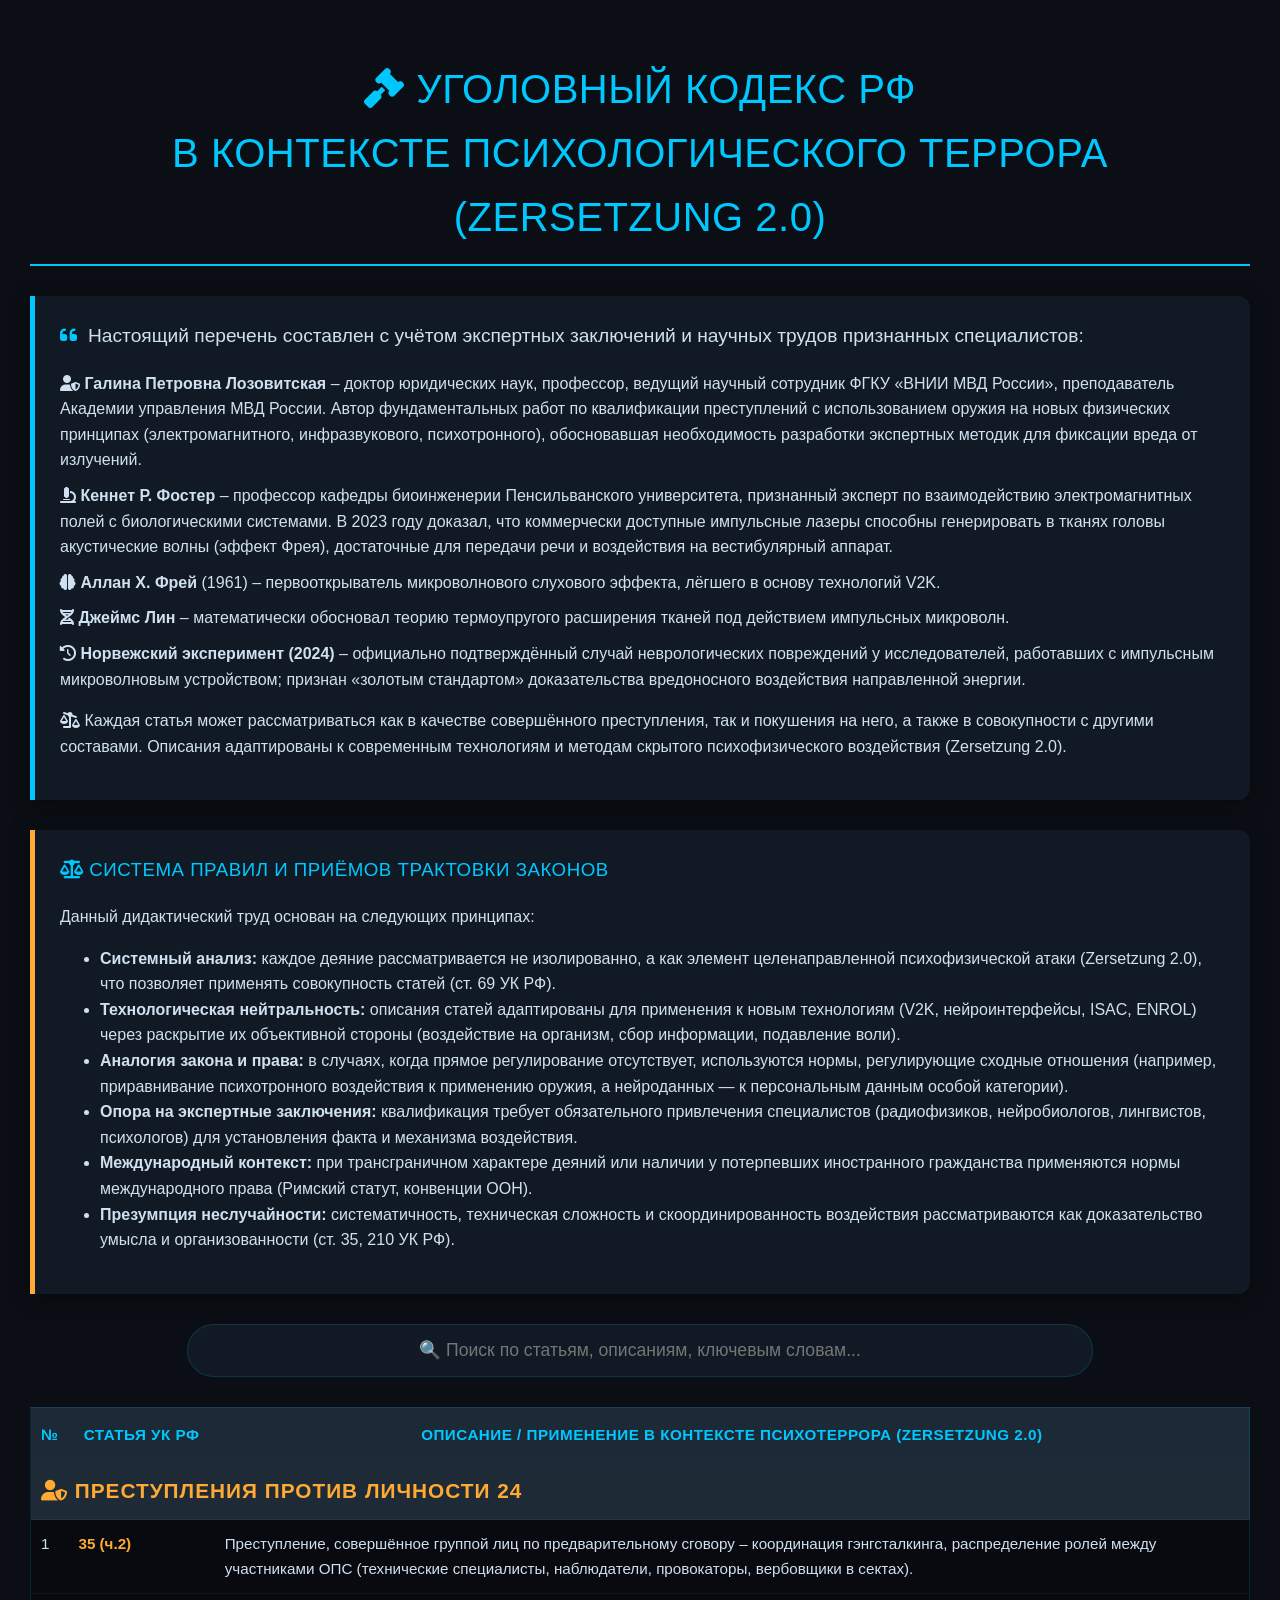
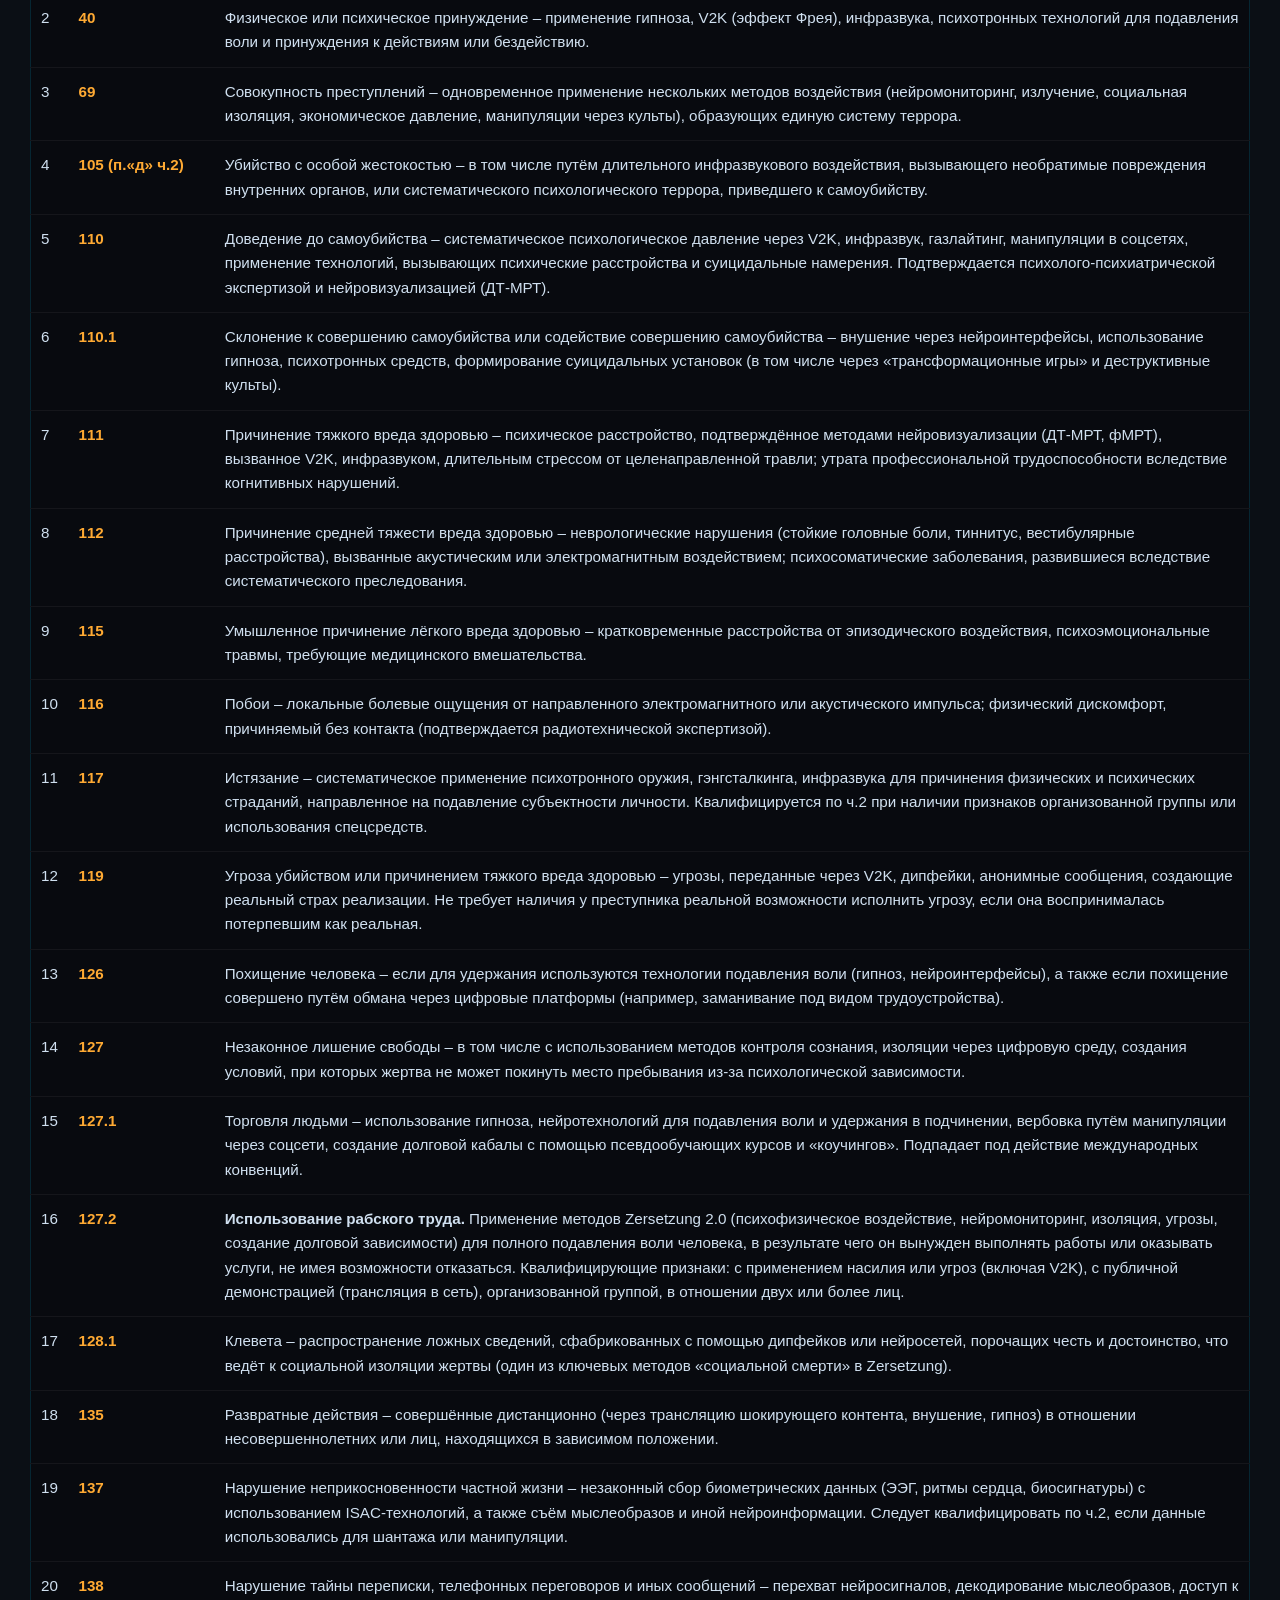
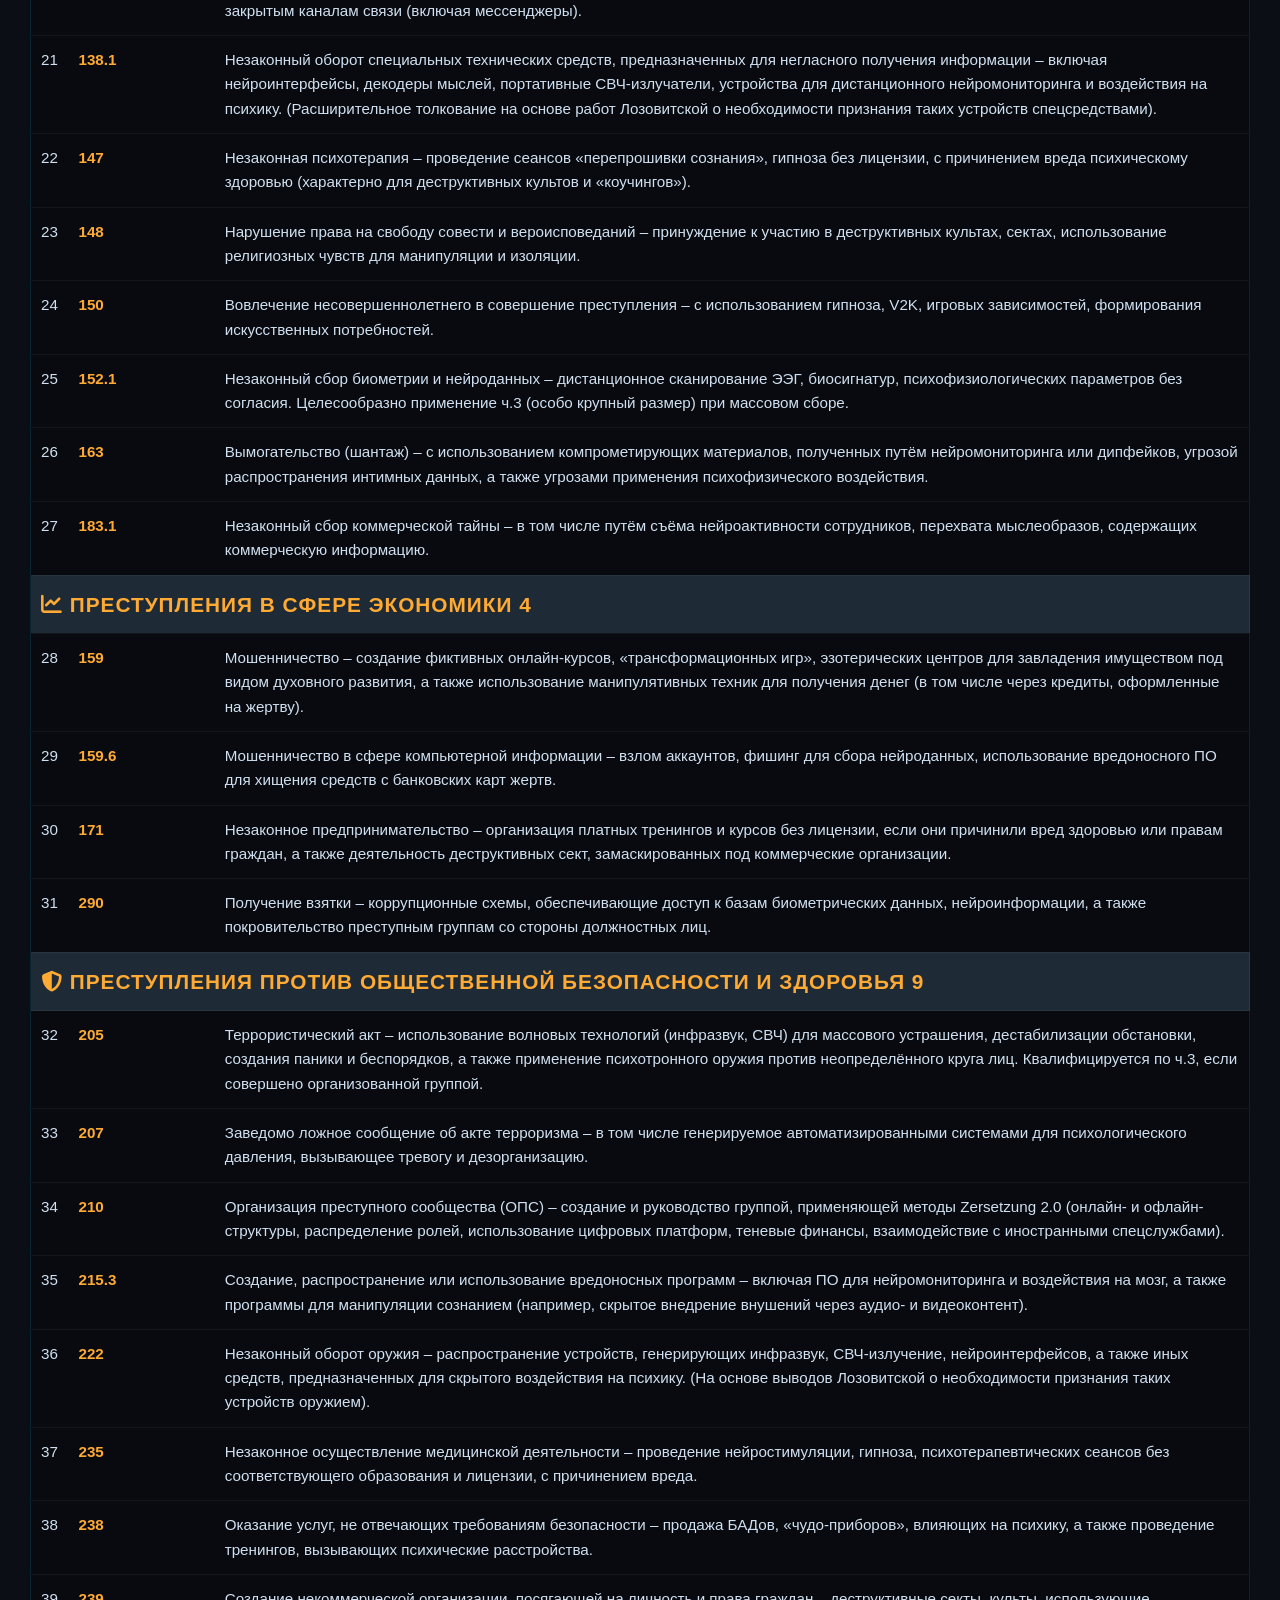
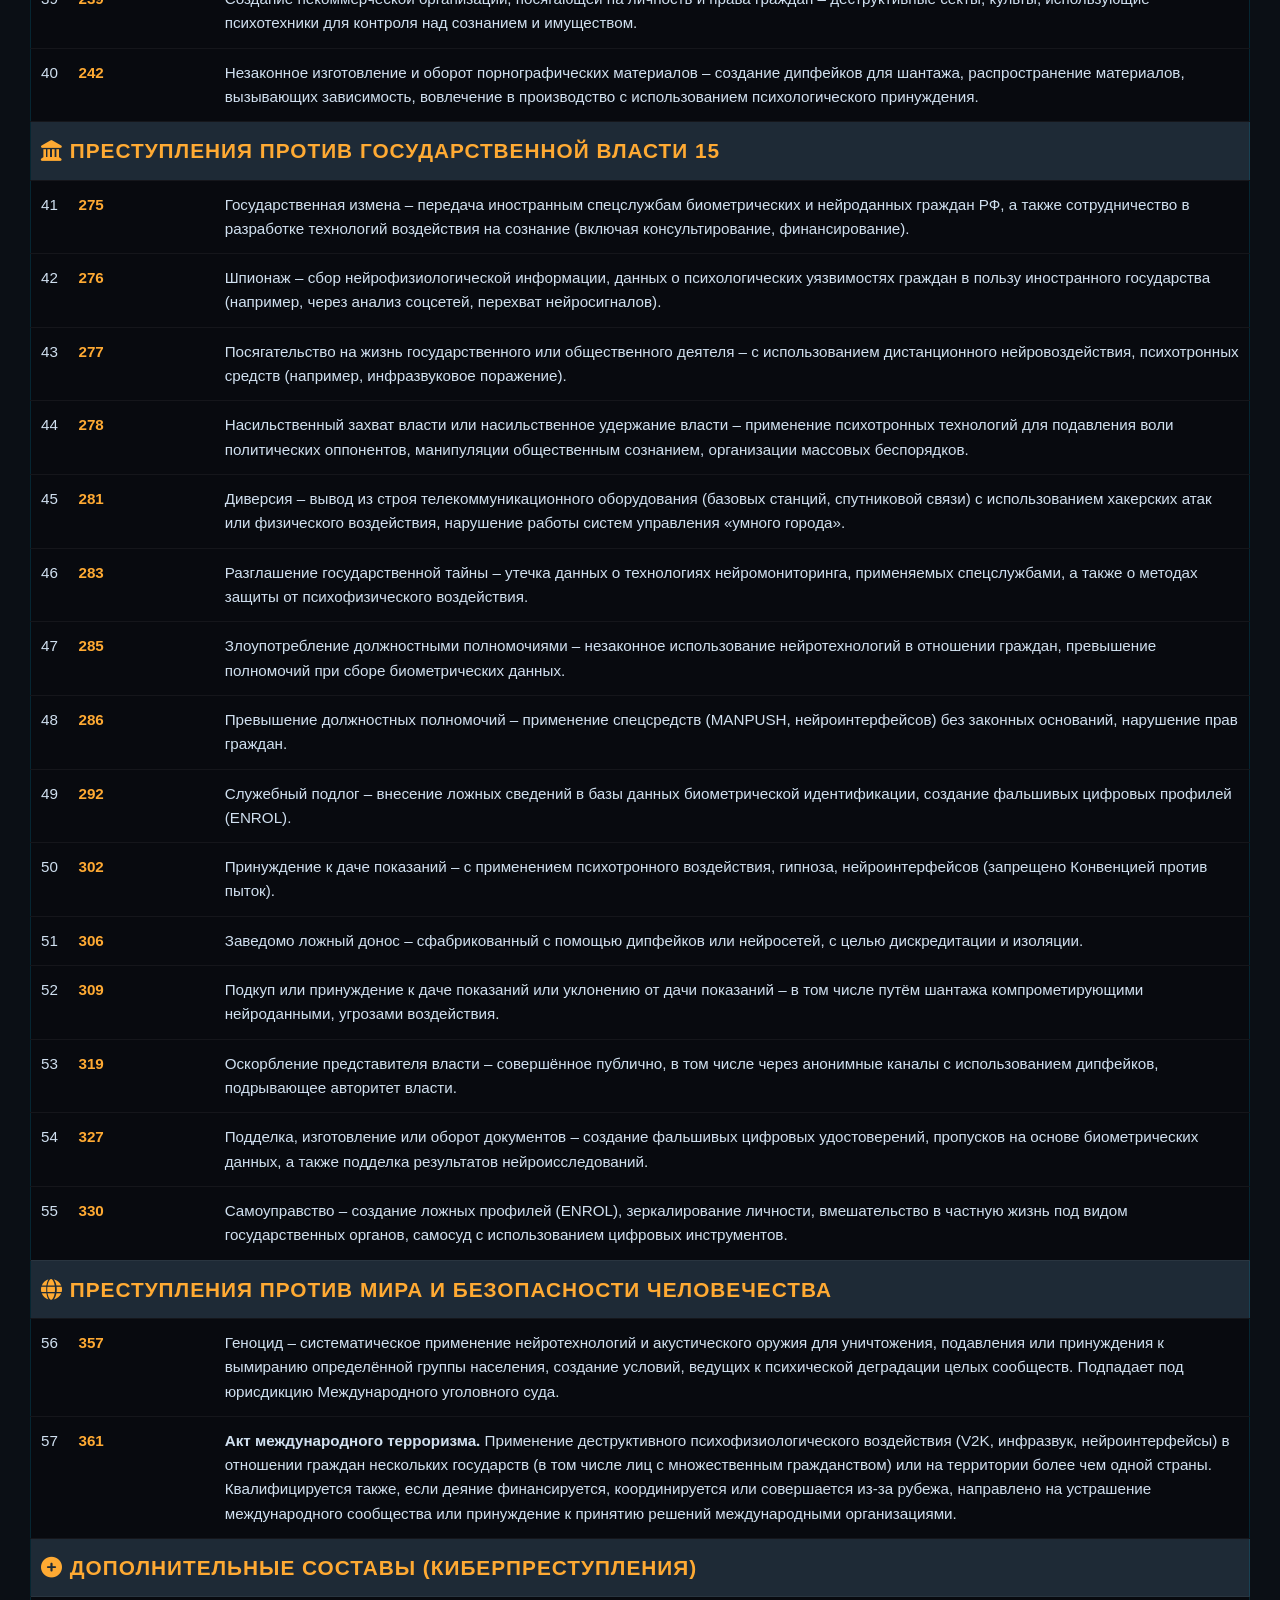
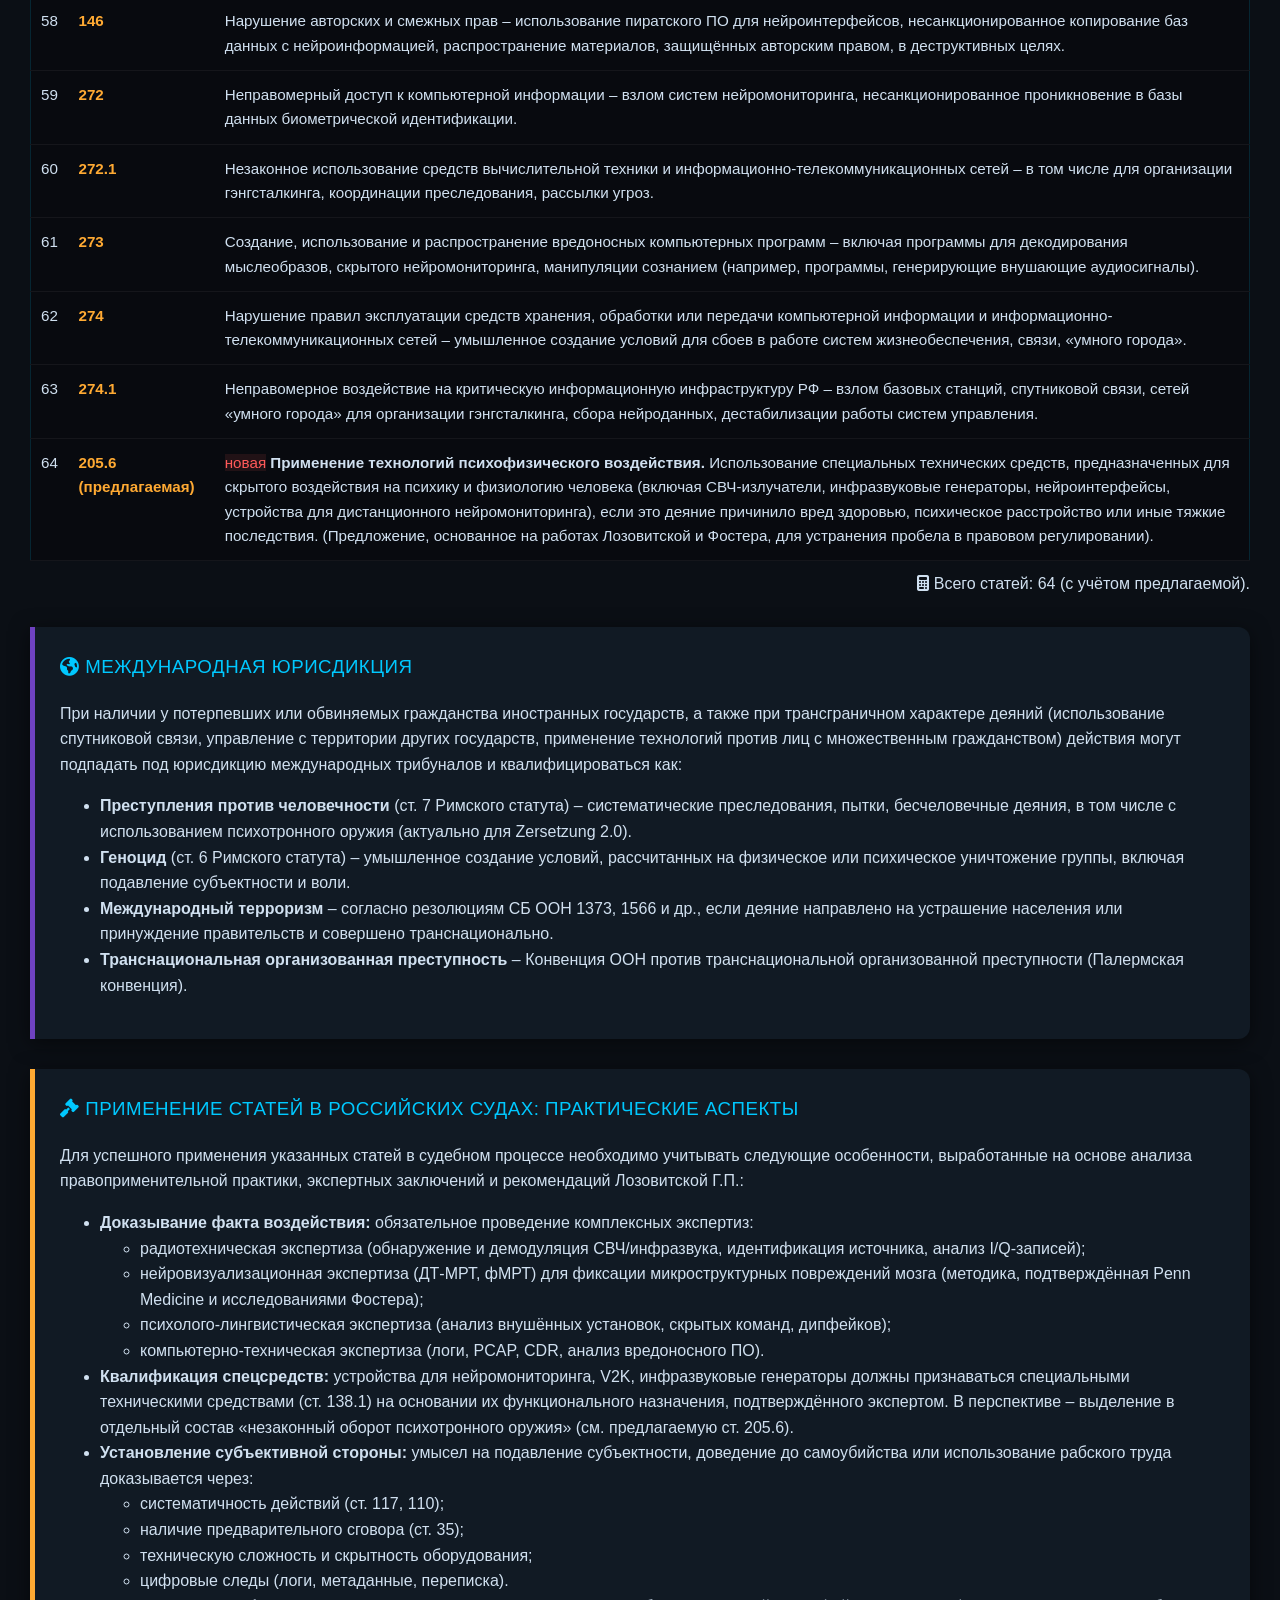
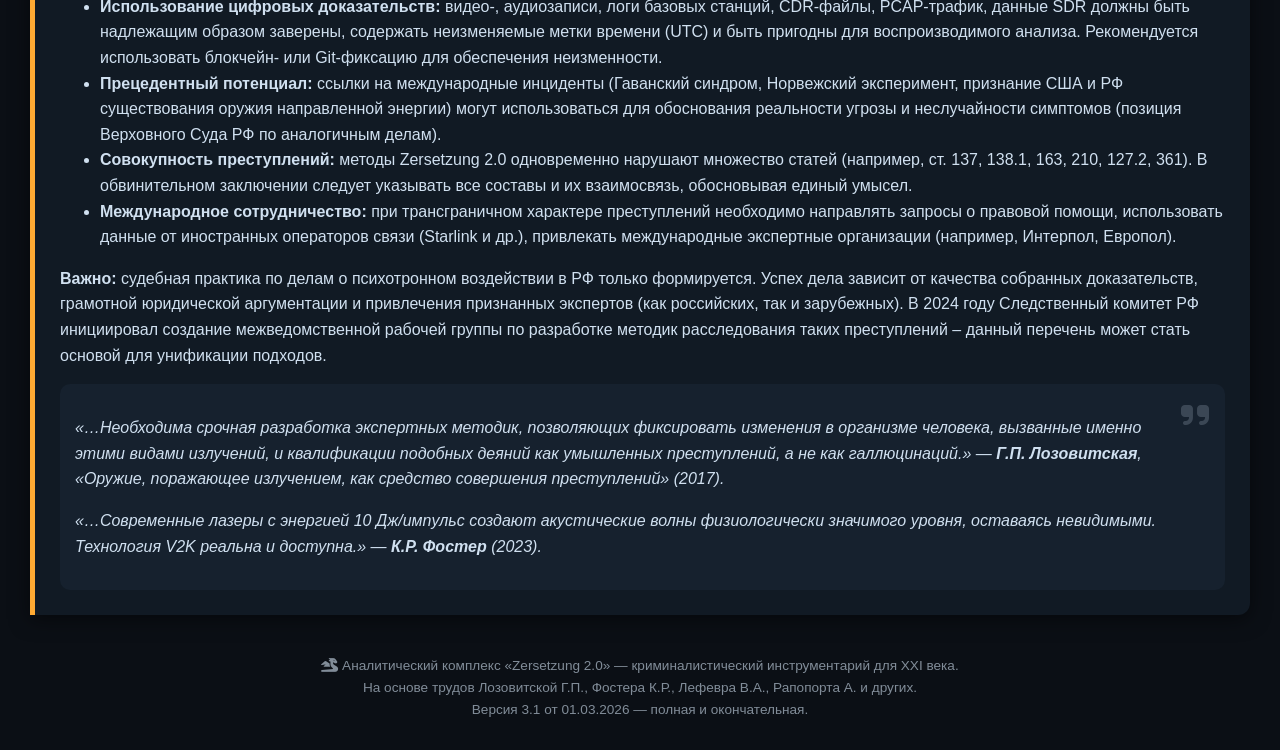
<file: articles.html>
<!DOCTYPE html>
<html lang="ru">
<head>
    <meta charset="UTF-8">
    <meta name="viewport" content="width=device-width, initial-scale=1.0">
    <title>УК РФ — психотеррор (Zersetzung 2.0) — полная версия</title>
    <!-- Подключение Font Awesome -->
    <link rel="stylesheet" href="https://cdnjs.cloudflare.com/ajax/libs/font-awesome/6.4.0/css/all.min.css">
    <!-- Основной стиль restyle.css (содержит переменные, базовые классы, термины и акронимы) -->
    <link rel="stylesheet" href="https://cryptq.github.io/css/restyle.css">
    <!-- Дополнительные стили для таблицы и блоков (не конфликтуют с restyle) -->
    <style>
        /* Дополнения к restyle.css */
        :root {
            --bg: #0b0f15;
            --accent: #00c8ff;
            --accent-dim: rgba(0, 200, 255, 0.15);
            --text: #d0e0f0;
            --panel-bg: #111a24;
            --highlight: #ffaa33;
            --critical: #ff5a5a;
            --section-header-bg: #1e2a36;
        }
        body {
            background-color: var(--bg);
            color: var(--text);
            font-family: 'Segoe UI', Roboto, 'Helvetica Neue', sans-serif;
            line-height: 1.6;
            margin: 0;
            padding: 30px;
        }
        .container {
            max-width: 1400px;
            margin: 0 auto;
        }
        h1, h2, h3 {
            color: var(--accent);
            font-weight: 400;
            letter-spacing: 0.5px;
        }
        h1 {
            text-align: center;
            border-bottom: 2px solid var(--accent);
            padding-bottom: 15px;
            margin-bottom: 30px;
            font-size: 2.5em;
            text-transform: uppercase;
        }
        .badge {
            display: inline-block;
            background: rgba(0,200,255,0.1);
            border: 1px solid var(--accent);
            color: var(--accent);
            padding: 3px 10px;
            border-radius: 20px;
            font-size: 0.8rem;
            font-weight: bold;
            margin: 2px;
        }
        .critical-badge {
            border-color: var(--critical);
            color: var(--critical);
            background: rgba(255,90,90,0.1);
        }
        .intro-block, .rule-block, .international, .court-block {
            background: var(--panel-bg);
            border-left: 5px solid var(--accent);
            padding: 25px;
            margin: 30px 0;
            border-radius: 0 12px 12px 0;
            box-shadow: 0 4px 20px rgba(0,0,0,0.5);
        }
        .rule-block, .court-block {
            border-left-color: var(--highlight);
        }
        .international {
            border-left-color: #6f42c1;
        }
        .section-header {
            background: var(--section-header-bg);
            color: var(--highlight);
            font-size: 1.3rem;
            padding: 10px 20px;
            margin-top: 30px;
            border-radius: 30px 8px 8px 30px;
            font-weight: 600;
            letter-spacing: 1px;
        }
        table {
            width: 100%;
            border-collapse: collapse;
            background: rgba(0,0,0,0.3);
            border: 1px solid var(--accent-dim);
            font-size: 0.95rem;
        }
        th {
            background: #1c2a38;
            color: var(--accent);
            font-weight: 600;
            padding: 15px 10px;
            text-transform: uppercase;
            letter-spacing: 0.5px;
        }
        td {
            padding: 12px 10px;
            border-bottom: 1px solid rgba(255,255,255,0.05);
            vertical-align: top;
        }
        tr:hover {
            background: rgba(255,255,255,0.02);
        }
        .col-article {
            width: 12%;
            font-weight: 700;
            color: var(--highlight);
        }
        .col-number {
            width: 5%;
            color: var(--accent);
            text-align: center;
        }
        .controls {
            margin: 30px 0;
            display: flex;
            justify-content: center;
        }
        #searchInput {
            width: 70%;
            padding: 15px 25px;
            background: var(--panel-bg);
            border: 1px solid var(--accent-dim);
            color: var(--text);
            font-size: 1.1rem;
            border-radius: 50px;
            outline: none;
            transition: all 0.3s;
            text-align: center;
        }
        #searchInput:focus {
            border-color: var(--accent);
            box-shadow: 0 0 15px var(--accent-dim);
        }
        .footer-note {
            text-align: center;
            margin-top: 40px;
            font-size: 0.85rem;
            opacity: 0.6;
        }
        .expert-note {
            background: #16212e;
            padding: 15px;
            border-radius: 10px;
            margin-top: 15px;
            font-style: italic;
        }
        .tooltip {
            border-bottom: 1px dashed var(--accent);
            cursor: help;
        }
    </style>
</head>
<body>
<div class="container">

    <h1><i class="fas fa-gavel"></i> УГОЛОВНЫЙ КОДЕКС РФ<br>В КОНТЕКСТЕ ПСИХОЛОГИЧЕСКОГО ТЕРРОРА (<span class="term">Zersetzung 2.0</span>)</h1>

    <!-- Введение с указанием экспертной базы (без лишнего текста и инлайн-стилей) -->
    <div class="intro-block">
        <p style="font-size: 1.2rem; margin-top: 0;"><i class="fas fa-quote-left" style="color: var(--accent); margin-right: 10px;"></i>Настоящий перечень составлен с учётом экспертных заключений и научных трудов признанных специалистов:</p>
        <ul style="list-style-type: none; padding-left: 0;">
            <li><i class="fas fa-user-shield"></i> <strong><span class="term">Галина Петровна Лозовитская</span></strong> – доктор юридических наук, профессор, ведущий научный сотрудник <span class="acronym">ФГКУ «ВНИИ МВД России»</span>, преподаватель Академии управления МВД России. Автор фундаментальных работ по квалификации преступлений с использованием оружия на новых физических принципах (электромагнитного, инфразвукового, психотронного), обосновавшая необходимость разработки экспертных методик для фиксации вреда от излучений.</li>
            <li style="margin-top: 10px;"><i class="fas fa-microscope"></i> <strong><span class="term">Кеннет Р. Фостер</span></strong> – профессор кафедры биоинженерии Пенсильванского университета, признанный эксперт по взаимодействию электромагнитных полей с биологическими системами. В 2023 году доказал, что коммерчески доступные импульсные лазеры способны генерировать в тканях головы акустические волны (<span class="acronym">эффект Фрея</span>), достаточные для передачи речи и воздействия на вестибулярный аппарат.</li>
            <li style="margin-top: 10px;"><i class="fas fa-brain"></i> <strong><span class="term">Аллан Х. Фрей</span></strong> (1961) – первооткрыватель микроволнового слухового эффекта, лёгшего в основу технологий <span class="acronym">V2K</span>.</li>
            <li style="margin-top: 10px;"><i class="fas fa-dna"></i> <strong><span class="term">Джеймс Лин</span></strong> – математически обосновал теорию термоупругого расширения тканей под действием импульсных микроволн.</li>
            <li style="margin-top: 10px;"><i class="fas fa-history"></i> <strong><span class="term">Норвежский эксперимент</span> (2024)</strong> – официально подтверждённый случай неврологических повреждений у исследователей, работавших с импульсным микроволновым устройством; признан «золотым стандартом» доказательства вредоносного воздействия направленной энергии.</li>
        </ul>
        <p><i class="fas fa-balance-scale-right"></i> Каждая статья может рассматриваться как в качестве совершённого преступления, так и покушения на него, а также в совокупности с другими составами. Описания адаптированы к современным технологиям и методам скрытого психофизического воздействия (<span class="term">Zersetzung 2.0</span>).</p>
    </div>

    <!-- Система правил и приёмов трактовки -->
    <div class="rule-block">
        <h3 style="margin-top: 0;"><i class="fas fa-scale-balanced"></i> СИСТЕМА ПРАВИЛ И ПРИЁМОВ ТРАКТОВКИ ЗАКОНОВ</h3>
        <p>Данный дидактический труд основан на следующих принципах:</p>
        <ul>
            <li><strong>Системный анализ:</strong> каждое деяние рассматривается не изолированно, а как элемент целенаправленной психофизической атаки (<span class="term">Zersetzung 2.0</span>), что позволяет применять совокупность статей (ст. 69 УК РФ).</li>
            <li><strong>Технологическая нейтральность:</strong> описания статей адаптированы для применения к новым технологиям (<span class="acronym">V2K</span>, нейроинтерфейсы, <span class="acronym">ISAC</span>, <span class="acronym">ENROL</span>) через раскрытие их объективной стороны (воздействие на организм, сбор информации, подавление воли).</li>
            <li><strong>Аналогия закона и права:</strong> в случаях, когда прямое регулирование отсутствует, используются нормы, регулирующие сходные отношения (например, приравнивание психотронного воздействия к применению оружия, а нейроданных — к персональным данным особой категории).</li>
            <li><strong>Опора на экспертные заключения:</strong> квалификация требует обязательного привлечения специалистов (радиофизиков, нейробиологов, лингвистов, психологов) для установления факта и механизма воздействия.</li>
            <li><strong>Международный контекст:</strong> при трансграничном характере деяний или наличии у потерпевших иностранного гражданства применяются нормы международного права (Римский статут, конвенции ООН).</li>
            <li><strong>Презумпция неслучайности:</strong> систематичность, техническая сложность и скоординированность воздействия рассматриваются как доказательство умысла и организованности (ст. 35, 210 УК РФ).</li>
        </ul>
    </div>

    <!-- Поле поиска -->
    <div class="controls">
        <input type="text" id="searchInput" placeholder="🔍 Поиск по статьям, описаниям, ключевым словам...">
    </div>

    <!-- ТАБЛИЦА СТАТЕЙ (64 статьи с полными описаниями, использованием acronym и term) -->
    <table id="articlesTable">
        <thead>
            <tr>
                <th>№</th>
                <th>Статья УК РФ</th>
                <th>Описание / применение в контексте психотеррора (<span class="term">Zersetzung 2.0</span>)</th>
            </tr>
        </thead>
        <tbody>
            <!-- Раздел 1: Преступления против личности -->
            <tr class="section-header"><td colspan="3"><i class="fas fa-user-shield"></i> ПРЕСТУПЛЕНИЯ ПРОТИВ ЛИЧНОСТИ 24</td></tr>
            <tr><td>1</td><td class="col-article">35 (ч.2)</td><td>Преступление, совершённое группой лиц по предварительному сговору – координация <span class="term">гэнгсталкинга</span>, распределение ролей между участниками <span class="acronym">ОПС</span> (технические специалисты, наблюдатели, провокаторы, вербовщики в сектах).</td></tr>
            <tr><td>2</td><td class="col-article">40</td><td>Физическое или психическое принуждение – применение гипноза, <span class="acronym">V2K</span> (<span class="term">эффект Фрея</span>), инфразвука, психотронных технологий для подавления воли и принуждения к действиям или бездействию.</td></tr>
            <tr><td>3</td><td class="col-article">69</td><td>Совокупность преступлений – одновременное применение нескольких методов воздействия (<span class="term">нейромониторинг</span>, излучение, социальная изоляция, экономическое давление, манипуляции через культы), образующих единую систему террора.</td></tr>
            <tr><td>4</td><td class="col-article">105 (п.«д» ч.2)</td><td>Убийство с особой жестокостью – в том числе путём длительного инфразвукового воздействия, вызывающего необратимые повреждения внутренних органов, или систематического психологического террора, приведшего к самоубийству.</td></tr>
            <tr><td>5</td><td class="col-article">110</td><td>Доведение до самоубийства – систематическое психологическое давление через <span class="acronym">V2K</span>, инфразвук, <span class="term">газлайтинг</span>, манипуляции в соцсетях, применение технологий, вызывающих психические расстройства и суицидальные намерения. Подтверждается психолого-психиатрической экспертизой и нейровизуализацией (<span class="acronym">ДТ-МРТ</span>).</td></tr>
            <tr><td>6</td><td class="col-article">110.1</td><td>Склонение к совершению самоубийства или содействие совершению самоубийства – внушение через нейроинтерфейсы, использование гипноза, психотронных средств, формирование суицидальных установок (в том числе через «трансформационные игры» и деструктивные культы).</td></tr>
            <tr><td>7</td><td class="col-article">111</td><td>Причинение тяжкого вреда здоровью – психическое расстройство, подтверждённое методами нейровизуализации (<span class="acronym">ДТ-МРТ</span>, <span class="acronym">фМРТ</span>), вызванное <span class="acronym">V2K</span>, инфразвуком, длительным стрессом от целенаправленной травли; утрата профессиональной трудоспособности вследствие когнитивных нарушений.</td></tr>
            <tr><td>8</td><td class="col-article">112</td><td>Причинение средней тяжести вреда здоровью – неврологические нарушения (стойкие головные боли, тиннитус, вестибулярные расстройства), вызванные акустическим или электромагнитным воздействием; психосоматические заболевания, развившиеся вследствие систематического преследования.</td></tr>
            <tr><td>9</td><td class="col-article">115</td><td>Умышленное причинение лёгкого вреда здоровью – кратковременные расстройства от эпизодического воздействия, психоэмоциональные травмы, требующие медицинского вмешательства.</td></tr>
            <tr><td>10</td><td class="col-article">116</td><td>Побои – локальные болевые ощущения от направленного электромагнитного или акустического импульса; физический дискомфорт, причиняемый без контакта (подтверждается радиотехнической экспертизой).</td></tr>
            <tr><td>11</td><td class="col-article">117</td><td>Истязание – систематическое применение психотронного оружия, <span class="term">гэнгсталкинга</span>, инфразвука для причинения физических и психических страданий, направленное на подавление субъектности личности. Квалифицируется по ч.2 при наличии признаков организованной группы или использования спецсредств.</td></tr>
            <tr><td>12</td><td class="col-article">119</td><td>Угроза убийством или причинением тяжкого вреда здоровью – угрозы, переданные через <span class="acronym">V2K</span>, дипфейки, анонимные сообщения, создающие реальный страх реализации. Не требует наличия у преступника реальной возможности исполнить угрозу, если она воспринималась потерпевшим как реальная.</td></tr>
            <tr><td>13</td><td class="col-article">126</td><td>Похищение человека – если для удержания используются технологии подавления воли (гипноз, нейроинтерфейсы), а также если похищение совершено путём обмана через цифровые платформы (например, заманивание под видом трудоустройства).</td></tr>
            <tr><td>14</td><td class="col-article">127</td><td>Незаконное лишение свободы – в том числе с использованием методов контроля сознания, изоляции через цифровую среду, создания условий, при которых жертва не может покинуть место пребывания из-за психологической зависимости.</td></tr>
            <tr><td>15</td><td class="col-article">127.1</td><td>Торговля людьми – использование гипноза, нейротехнологий для подавления воли и удержания в подчинении, вербовка путём манипуляции через соцсети, создание долговой кабалы с помощью псевдообучающих курсов и «коучингов». Подпадает под действие международных конвенций.</td></tr>
            <tr><td>16</td><td class="col-article">127.2</td><td><strong>Использование рабского труда.</strong> Применение методов <span class="term">Zersetzung 2.0</span> (психофизическое воздействие, <span class="term">нейромониторинг</span>, изоляция, угрозы, создание долговой зависимости) для полного подавления воли человека, в результате чего он вынужден выполнять работы или оказывать услуги, не имея возможности отказаться. Квалифицирующие признаки: с применением насилия или угроз (включая <span class="acronym">V2K</span>), с публичной демонстрацией (трансляция в сеть), организованной группой, в отношении двух или более лиц.</td></tr>
            <tr><td>17</td><td class="col-article">128.1</td><td>Клевета – распространение ложных сведений, сфабрикованных с помощью дипфейков или нейросетей, порочащих честь и достоинство, что ведёт к социальной изоляции жертвы (один из ключевых методов «социальной смерти» в <span class="term">Zersetzung</span>).</td></tr>
            <tr><td>18</td><td class="col-article">135</td><td>Развратные действия – совершённые дистанционно (через трансляцию шокирующего контента, внушение, гипноз) в отношении несовершеннолетних или лиц, находящихся в зависимом положении.</td></tr>
            <tr><td>19</td><td class="col-article">137</td><td>Нарушение неприкосновенности частной жизни – незаконный сбор биометрических данных (<span class="acronym">ЭЭГ</span>, ритмы сердца, биосигнатуры) с использованием <span class="acronym">ISAC</span>-технологий, а также съём мыслеобразов и иной нейроинформации. Следует квалифицировать по ч.2, если данные использовались для шантажа или манипуляции.</td></tr>
            <tr><td>20</td><td class="col-article">138</td><td>Нарушение тайны переписки, телефонных переговоров и иных сообщений – перехват нейросигналов, декодирование мыслеобразов, доступ к закрытым каналам связи (включая мессенджеры).</td></tr>
            <tr><td>21</td><td class="col-article">138.1</td><td>Незаконный оборот специальных технических средств, предназначенных для негласного получения информации – включая нейроинтерфейсы, декодеры мыслей, портативные <span class="acronym">СВЧ</span>-излучатели, устройства для дистанционного <span class="term">нейромониторинга</span> и воздействия на психику. (Расширительное толкование на основе работ Лозовитской о необходимости признания таких устройств спецсредствами).</td></tr>
            <tr><td>22</td><td class="col-article">147</td><td>Незаконная психотерапия – проведение сеансов «перепрошивки сознания», гипноза без лицензии, с причинением вреда психическому здоровью (характерно для деструктивных культов и «коучингов»).</td></tr>
            <tr><td>23</td><td class="col-article">148</td><td>Нарушение права на свободу совести и вероисповеданий – принуждение к участию в деструктивных культах, сектах, использование религиозных чувств для манипуляции и изоляции.</td></tr>
            <tr><td>24</td><td class="col-article">150</td><td>Вовлечение несовершеннолетнего в совершение преступления – с использованием гипноза, <span class="acronym">V2K</span>, игровых зависимостей, формирования искусственных потребностей.</td></tr>
            <tr><td>25</td><td class="col-article">152.1</td><td>Незаконный сбор биометрии и нейроданных – дистанционное сканирование <span class="acronym">ЭЭГ</span>, биосигнатур, психофизиологических параметров без согласия. Целесообразно применение ч.3 (особо крупный размер) при массовом сборе.</td></tr>
            <tr><td>26</td><td class="col-article">163</td><td>Вымогательство (шантаж) – с использованием компрометирующих материалов, полученных путём <span class="term">нейромониторинга</span> или дипфейков, угрозой распространения интимных данных, а также угрозами применения психофизического воздействия.</td></tr>
            <tr><td>27</td><td class="col-article">183.1</td><td>Незаконный сбор коммерческой тайны – в том числе путём съёма нейроактивности сотрудников, перехвата мыслеобразов, содержащих коммерческую информацию.</td></tr>

            <!-- Раздел 2: Экономические преступления -->
            <tr class="section-header"><td colspan="3"><i class="fas fa-chart-line"></i> ПРЕСТУПЛЕНИЯ В СФЕРЕ ЭКОНОМИКИ 4</td></tr>
            <tr><td>28</td><td class="col-article">159</td><td>Мошенничество – создание фиктивных онлайн-курсов, «трансформационных игр», эзотерических центров для завладения имуществом под видом духовного развития, а также использование манипулятивных техник для получения денег (в том числе через кредиты, оформленные на жертву).</td></tr>
            <tr><td>29</td><td class="col-article">159.6</td><td>Мошенничество в сфере компьютерной информации – взлом аккаунтов, фишинг для сбора нейроданных, использование вредоносного <span class="acronym">ПО</span> для хищения средств с банковских карт жертв.</td></tr>
            <tr><td>30</td><td class="col-article">171</td><td>Незаконное предпринимательство – организация платных тренингов и курсов без лицензии, если они причинили вред здоровью или правам граждан, а также деятельность деструктивных сект, замаскированных под коммерческие организации.</td></tr>
            <tr><td>31</td><td class="col-article">290</td><td>Получение взятки – коррупционные схемы, обеспечивающие доступ к базам биометрических данных, нейроинформации, а также покровительство преступным группам со стороны должностных лиц.</td></tr>

            <!-- Раздел 3: Общественная безопасность и здоровье -->
            <tr class="section-header"><td colspan="3"><i class="fas fa-shield-alt"></i> ПРЕСТУПЛЕНИЯ ПРОТИВ ОБЩЕСТВЕННОЙ БЕЗОПАСНОСТИ И ЗДОРОВЬЯ 9</td></tr>
            <tr><td>32</td><td class="col-article">205</td><td>Террористический акт – использование волновых технологий (инфразвук, <span class="acronym">СВЧ</span>) для массового устрашения, дестабилизации обстановки, создания паники и беспорядков, а также применение психотронного оружия против неопределённого круга лиц. Квалифицируется по ч.3, если совершено организованной группой.</td></tr>
            <tr><td>33</td><td class="col-article">207</td><td>Заведомо ложное сообщение об акте терроризма – в том числе генерируемое автоматизированными системами для психологического давления, вызывающее тревогу и дезорганизацию.</td></tr>
            <tr><td>34</td><td class="col-article">210</td><td>Организация преступного сообщества (<span class="acronym">ОПС</span>) – создание и руководство группой, применяющей методы <span class="term">Zersetzung 2.0</span> (онлайн- и офлайн-структуры, распределение ролей, использование цифровых платформ, теневые финансы, взаимодействие с иностранными спецслужбами).</td></tr>
            <tr><td>35</td><td class="col-article">215.3</td><td>Создание, распространение или использование вредоносных программ – включая <span class="acronym">ПО</span> для <span class="term">нейромониторинга</span> и воздействия на мозг, а также программы для манипуляции сознанием (например, скрытое внедрение внушений через аудио- и видеоконтент).</td></tr>
            <tr><td>36</td><td class="col-article">222</td><td>Незаконный оборот оружия – распространение устройств, генерирующих инфразвук, <span class="acronym">СВЧ</span>-излучение, нейроинтерфейсов, а также иных средств, предназначенных для скрытого воздействия на психику. (На основе выводов Лозовитской о необходимости признания таких устройств оружием).</td></tr>
            <tr><td>37</td><td class="col-article">235</td><td>Незаконное осуществление медицинской деятельности – проведение нейростимуляции, гипноза, психотерапевтических сеансов без соответствующего образования и лицензии, с причинением вреда.</td></tr>
            <tr><td>38</td><td class="col-article">238</td><td>Оказание услуг, не отвечающих требованиям безопасности – продажа <span class="acronym">БАД</span>ов, «чудо-приборов», влияющих на психику, а также проведение тренингов, вызывающих психические расстройства.</td></tr>
            <tr><td>39</td><td class="col-article">239</td><td>Создание некоммерческой организации, посягающей на личность и права граждан – деструктивные секты, культы, использующие психотехники для контроля над сознанием и имуществом.</td></tr>
            <tr><td>40</td><td class="col-article">242</td><td>Незаконное изготовление и оборот порнографических материалов – создание дипфейков для шантажа, распространение материалов, вызывающих зависимость, вовлечение в производство с использованием психологического принуждения.</td></tr>

            <!-- Раздел 4: Преступления против государственной власти -->
            <tr class="section-header"><td colspan="3"><i class="fas fa-landmark"></i> ПРЕСТУПЛЕНИЯ ПРОТИВ ГОСУДАРСТВЕННОЙ ВЛАСТИ 15</td></tr>
            <tr><td>41</td><td class="col-article">275</td><td>Государственная измена – передача иностранным спецслужбам биометрических и нейроданных граждан РФ, а также сотрудничество в разработке технологий воздействия на сознание (включая консультирование, финансирование).</td></tr>
            <tr><td>42</td><td class="col-article">276</td><td>Шпионаж – сбор нейрофизиологической информации, данных о психологических уязвимостях граждан в пользу иностранного государства (например, через анализ соцсетей, перехват нейросигналов).</td></tr>
            <tr><td>43</td><td class="col-article">277</td><td>Посягательство на жизнь государственного или общественного деятеля – с использованием дистанционного нейровоздействия, психотронных средств (например, инфразвуковое поражение).</td></tr>
            <tr><td>44</td><td class="col-article">278</td><td>Насильственный захват власти или насильственное удержание власти – применение психотронных технологий для подавления воли политических оппонентов, манипуляции общественным сознанием, организации массовых беспорядков.</td></tr>
            <tr><td>45</td><td class="col-article">281</td><td>Диверсия – вывод из строя телекоммуникационного оборудования (базовых станций, спутниковой связи) с использованием хакерских атак или физического воздействия, нарушение работы систем управления «умного города».</td></tr>
            <tr><td>46</td><td class="col-article">283</td><td>Разглашение государственной тайны – утечка данных о технологиях <span class="term">нейромониторинга</span>, применяемых спецслужбами, а также о методах защиты от психофизического воздействия.</td></tr>
            <tr><td>47</td><td class="col-article">285</td><td>Злоупотребление должностными полномочиями – незаконное использование нейротехнологий в отношении граждан, превышение полномочий при сборе биометрических данных.</td></tr>
            <tr><td>48</td><td class="col-article">286</td><td>Превышение должностных полномочий – применение спецсредств (<span class="acronym">MANPUSH</span>, нейроинтерфейсов) без законных оснований, нарушение прав граждан.</td></tr>
            <tr><td>49</td><td class="col-article">292</td><td>Служебный подлог – внесение ложных сведений в базы данных биометрической идентификации, создание фальшивых цифровых профилей (<span class="acronym">ENROL</span>).</td></tr>
            <tr><td>50</td><td class="col-article">302</td><td>Принуждение к даче показаний – с применением психотронного воздействия, гипноза, нейроинтерфейсов (запрещено Конвенцией против пыток).</td></tr>
            <tr><td>51</td><td class="col-article">306</td><td>Заведомо ложный донос – сфабрикованный с помощью дипфейков или нейросетей, с целью дискредитации и изоляции.</td></tr>
            <tr><td>52</td><td class="col-article">309</td><td>Подкуп или принуждение к даче показаний или уклонению от дачи показаний – в том числе путём шантажа компрометирующими нейроданными, угрозами воздействия.</td></tr>
            <tr><td>53</td><td class="col-article">319</td><td>Оскорбление представителя власти – совершённое публично, в том числе через анонимные каналы с использованием дипфейков, подрывающее авторитет власти.</td></tr>
            <tr><td>54</td><td class="col-article">327</td><td>Подделка, изготовление или оборот документов – создание фальшивых цифровых удостоверений, пропусков на основе биометрических данных, а также подделка результатов нейроисследований.</td></tr>
            <tr><td>55</td><td class="col-article">330</td><td>Самоуправство – создание ложных профилей (<span class="acronym">ENROL</span>), зеркалирование личности, вмешательство в частную жизнь под видом государственных органов, самосуд с использованием цифровых инструментов.</td></tr>

            <!-- Раздел 5: Преступления против мира и безопасности человечества -->
            <tr class="section-header"><td colspan="3"><i class="fas fa-globe"></i> ПРЕСТУПЛЕНИЯ ПРОТИВ МИРА И БЕЗОПАСНОСТИ ЧЕЛОВЕЧЕСТВА</td></tr>
            <tr><td>56</td><td class="col-article">357</td><td>Геноцид – систематическое применение нейротехнологий и акустического оружия для уничтожения, подавления или принуждения к вымиранию определённой группы населения, создание условий, ведущих к психической деградации целых сообществ. Подпадает под юрисдикцию Международного уголовного суда.</td></tr>
            <tr><td>57</td><td class="col-article">361</td><td><strong>Акт международного терроризма.</strong> Применение деструктивного психофизиологического воздействия (<span class="acronym">V2K</span>, инфразвук, нейроинтерфейсы) в отношении граждан нескольких государств (в том числе лиц с множественным гражданством) или на территории более чем одной страны. Квалифицируется также, если деяние финансируется, координируется или совершается из-за рубежа, направлено на устрашение международного сообщества или принуждение к принятию решений международными организациями.</td></tr>

            <!-- Раздел 6: Дополнительные составы (киберпреступления) -->
            <tr class="section-header"><td colspan="3"><i class="fas fa-plus-circle"></i> ДОПОЛНИТЕЛЬНЫЕ СОСТАВЫ (КИБЕРПРЕСТУПЛЕНИЯ)</td></tr>
            <tr><td>58</td><td class="col-article">146</td><td>Нарушение авторских и смежных прав – использование пиратского <span class="acronym">ПО</span> для нейроинтерфейсов, несанкционированное копирование баз данных с нейроинформацией, распространение материалов, защищённых авторским правом, в деструктивных целях.</td></tr>
            <tr><td>59</td><td class="col-article">272</td><td>Неправомерный доступ к компьютерной информации – взлом систем <span class="term">нейромониторинга</span>, несанкционированное проникновение в базы данных биометрической идентификации.</td></tr>
            <tr><td>60</td><td class="col-article">272.1</td><td>Незаконное использование средств вычислительной техники и информационно-телекоммуникационных сетей – в том числе для организации <span class="term">гэнгсталкинга</span>, координации преследования, рассылки угроз.</td></tr>
            <tr><td>61</td><td class="col-article">273</td><td>Создание, использование и распространение вредоносных компьютерных программ – включая программы для декодирования мыслеобразов, скрытого <span class="term">нейромониторинга</span>, манипуляции сознанием (например, программы, генерирующие внушающие аудиосигналы).</td></tr>
            <tr><td>62</td><td class="col-article">274</td><td>Нарушение правил эксплуатации средств хранения, обработки или передачи компьютерной информации и информационно-телекоммуникационных сетей – умышленное создание условий для сбоев в работе систем жизнеобеспечения, связи, «умного города».</td></tr>
            <tr><td>63</td><td class="col-article">274.1</td><td>Неправомерное воздействие на критическую информационную инфраструктуру РФ – взлом базовых станций, спутниковой связи, сетей «умного города» для организации <span class="term">гэнгсталкинга</span>, сбора нейроданных, дестабилизации работы систем управления.</td></tr>
            <!-- Предлагаемая новая статья -->
            <tr><td>64</td><td class="col-article">205.6 (предлагаемая)</td><td><span class="critical-badge">новая</span> <strong>Применение технологий психофизического воздействия.</strong> Использование специальных технических средств, предназначенных для скрытого воздействия на психику и физиологию человека (включая <span class="acronym">СВЧ</span>-излучатели, инфразвуковые генераторы, нейроинтерфейсы, устройства для дистанционного <span class="term">нейромониторинга</span>), если это деяние причинило вред здоровью, психическое расстройство или иные тяжкие последствия. (Предложение, основанное на работах Лозовитской и Фостера, для устранения пробела в правовом регулировании).</td></tr>
        </tbody>
    </table>

    <p style="text-align: right; margin-top: 10px;"><i class="fas fa-calculator"></i> Всего статей: 64 (с учётом предлагаемой).</p>

    <!-- Блок международной юрисдикции -->
    <div class="international">
        <h3 style="margin-top: 0;"><i class="fas fa-globe-americas"></i> МЕЖДУНАРОДНАЯ ЮРИСДИКЦИЯ</h3>
        <p>При наличии у потерпевших или обвиняемых гражданства иностранных государств, а также при трансграничном характере деяний (использование спутниковой связи, управление с территории других государств, применение технологий против лиц с множественным гражданством) действия могут подпадать под юрисдикцию международных трибуналов и квалифицироваться как:</p>
        <ul>
            <li><strong>Преступления против человечности</strong> (ст. 7 Римского статута) – систематические преследования, пытки, бесчеловечные деяния, в том числе с использованием психотронного оружия (актуально для <span class="term">Zersetzung 2.0</span>).</li>
            <li><strong>Геноцид</strong> (ст. 6 Римского статута) – умышленное создание условий, рассчитанных на физическое или психическое уничтожение группы, включая подавление субъектности и воли.</li>
            <li><strong>Международный терроризм</strong> – согласно резолюциям <span class="acronym">СБ ООН</span> 1373, 1566 и др., если деяние направлено на устрашение населения или принуждение правительств и совершено транснационально.</li>
            <li><strong>Транснациональная организованная преступность</strong> – Конвенция <span class="acronym">ООН</span> против транснациональной организованной преступности (Палермская конвенция).</li>
        </ul>
    </div>

    <!-- Блок: практические аспекты применения в российских судах -->
    <div class="court-block">
        <h3 style="margin-top: 0;"><i class="fas fa-gavel"></i> ПРИМЕНЕНИЕ СТАТЕЙ В РОССИЙСКИХ СУДАХ: ПРАКТИЧЕСКИЕ АСПЕКТЫ</h3>
        <p>Для успешного применения указанных статей в судебном процессе необходимо учитывать следующие особенности, выработанные на основе анализа правоприменительной практики, экспертных заключений и рекомендаций <span class="term">Лозовитской Г.П.</span>:</p>
        <ul>
            <li><strong>Доказывание факта воздействия:</strong> обязательное проведение комплексных экспертиз:
                <ul>
                    <li>радиотехническая экспертиза (обнаружение и демодуляция <span class="acronym">СВЧ</span>/инфразвука, идентификация источника, анализ <span class="acronym">I/Q</span>-записей);</li>
                    <li>нейровизуализационная экспертиза (<span class="acronym">ДТ-МРТ</span>, <span class="acronym">фМРТ</span>) для фиксации микроструктурных повреждений мозга (методика, подтверждённая Penn Medicine и исследованиями <span class="term">Фостера</span>);</li>
                    <li>психолого-лингвистическая экспертиза (анализ внушённых установок, скрытых команд, дипфейков);</li>
                    <li>компьютерно-техническая экспертиза (логи, <span class="acronym">PCAP</span>, <span class="acronym">CDR</span>, анализ вредоносного <span class="acronym">ПО</span>).</li>
                </ul>
            </li>
            <li><strong>Квалификация спецсредств:</strong> устройства для <span class="term">нейромониторинга</span>, <span class="acronym">V2K</span>, инфразвуковые генераторы должны признаваться специальными техническими средствами (ст. 138.1) на основании их функционального назначения, подтверждённого экспертом. В перспективе – выделение в отдельный состав «незаконный оборот психотронного оружия» (см. предлагаемую ст. 205.6).</li>
            <li><strong>Установление субъективной стороны:</strong> умысел на подавление субъектности, доведение до самоубийства или использование рабского труда доказывается через:
                <ul>
                    <li>систематичность действий (ст. 117, 110);</li>
                    <li>наличие предварительного сговора (ст. 35);</li>
                    <li>техническую сложность и скрытность оборудования;</li>
                    <li>цифровые следы (логи, метаданные, переписка).</li>
                </ul>
            </li>
            <li><strong>Использование цифровых доказательств:</strong> видео-, аудиозаписи, логи базовых станций, <span class="acronym">CDR</span>-файлы, <span class="acronym">PCAP</span>-трафик, данные <span class="acronym">SDR</span> должны быть надлежащим образом заверены, содержать неизменяемые метки времени (<span class="acronym">UTC</span>) и быть пригодны для воспроизводимого анализа. Рекомендуется использовать блокчейн- или <span class="acronym">Git</span>-фиксацию для обеспечения неизменности.</li>
            <li><strong>Прецедентный потенциал:</strong> ссылки на международные инциденты (Гаванский синдром, Норвежский эксперимент, признание США и РФ существования оружия направленной энергии) могут использоваться для обоснования реальности угрозы и неслучайности симптомов (позиция Верховного Суда РФ по аналогичным делам).</li>
            <li><strong>Совокупность преступлений:</strong> методы <span class="term">Zersetzung 2.0</span> одновременно нарушают множество статей (например, ст. 137, 138.1, 163, 210, 127.2, 361). В обвинительном заключении следует указывать все составы и их взаимосвязь, обосновывая единый умысел.</li>
            <li><strong>Международное сотрудничество:</strong> при трансграничном характере преступлений необходимо направлять запросы о правовой помощи, использовать данные от иностранных операторов связи (<span class="acronym">Starlink</span> и др.), привлекать международные экспертные организации (например, Интерпол, Европол).</li>
        </ul>
        <p><strong>Важно:</strong> судебная практика по делам о психотронном воздействии в РФ только формируется. Успех дела зависит от качества собранных доказательств, грамотной юридической аргументации и привлечения признанных экспертов (как российских, так и зарубежных). В 2024 году Следственный комитет РФ инициировал создание межведомственной рабочей группы по разработке методик расследования таких преступлений – данный перечень может стать основой для унификации подходов.</p>
        <div class="expert-note">
            <i class="fas fa-quote-right" style="float: right; opacity: 0.2; font-size: 2rem;"></i>
            <p>«…Необходима срочная разработка экспертных методик, позволяющих фиксировать изменения в организме человека, вызванные именно этими видами излучений, и квалификации подобных деяний как умышленных преступлений, а не как галлюцинаций.» — <strong><span class="term">Г.П. Лозовитская</span></strong>, «Оружие, поражающее излучением, как средство совершения преступлений» (2017).</p>
            <p>«…Современные лазеры с энергией 10 Дж/импульс создают акустические волны физиологически значимого уровня, оставаясь невидимыми. Технология <span class="acronym">V2K</span> реальна и доступна.» — <strong><span class="term">К.Р. Фостер</span></strong> (2023).</p>
        </div>
    </div>

    <!-- Поисковый скрипт -->
    <script>
        document.getElementById('searchInput').addEventListener('keyup', function() {
            const filter = this.value.toUpperCase();
            const table = document.getElementById('articlesTable');
            const rows = table.getElementsByTagName('tr');
            for (let i = 1; i < rows.length; i++) {
                if (rows[i].classList.contains('section-header')) {
                    rows[i].style.display = '';
                    continue;
                }
                const cells = rows[i].getElementsByTagName('td');
                let match = false;
                for (let j = 0; j < cells.length; j++) {
                    const cell = cells[j];
                    if (cell) {
                        const text = cell.textContent || cell.innerText;
                        if (text.toUpperCase().indexOf(filter) > -1) {
                            match = true;
                            break;
                        }
                    }
                }
                rows[i].style.display = match ? '' : 'none';
            }
        });
    </script>

    <div class="footer-note">
        <i class="fas fa-dragon"></i> Аналитический комплекс «<span class="term">Zersetzung 2.0</span>» — криминалистический инструментарий для XXI века.<br>
        На основе трудов <span class="term">Лозовитской Г.П.</span>, <span class="term">Фостера К.Р.</span>, Лефевра В.А., Рапопорта А. и других.<br>
        Версия 3.1 от 01.03.2026 — полная и окончательная.
    </div>
</div>
</body>
</html>
</file>
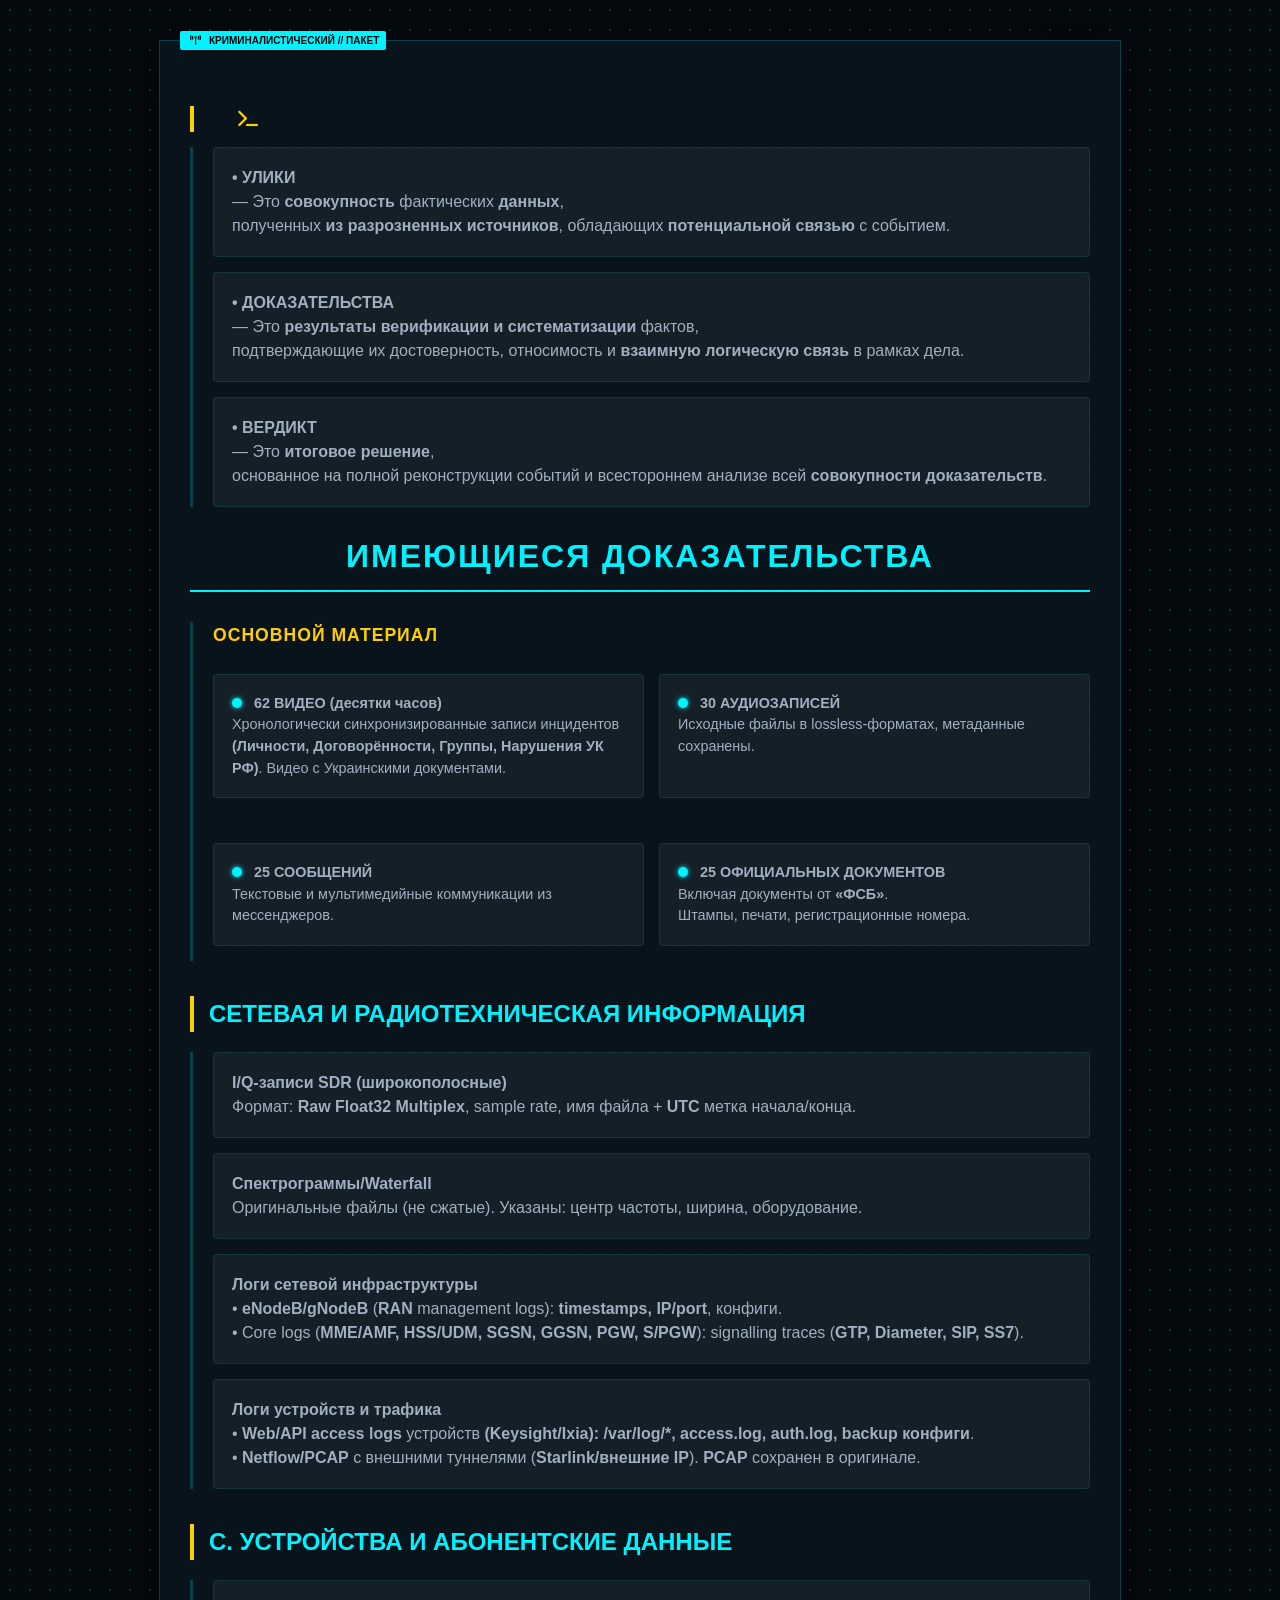
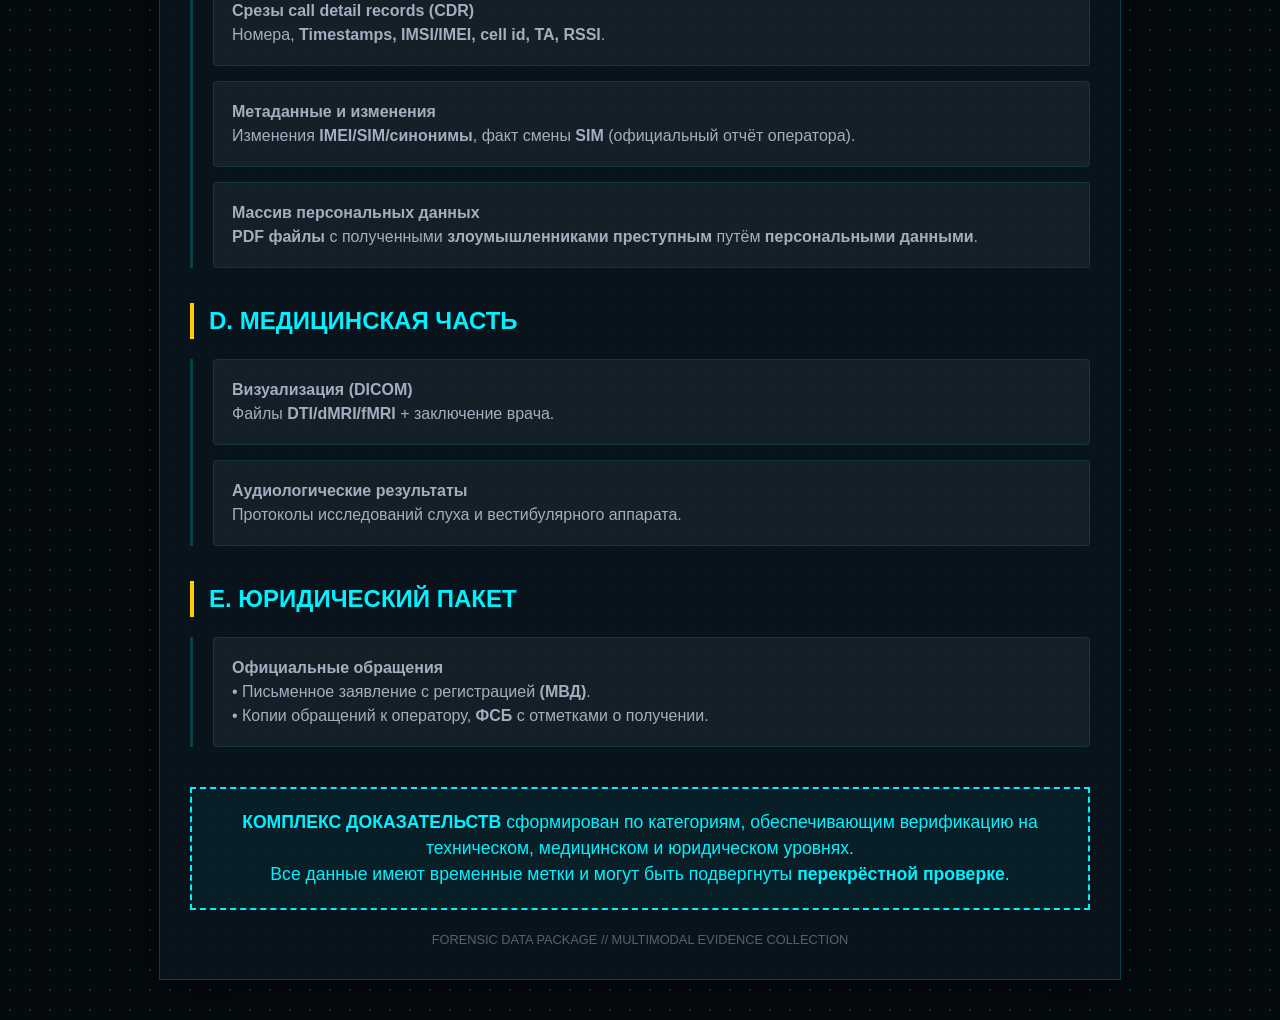
<file: evidences.html>
<!DOCTYPE html>
<html lang="ru">
<head>
    <meta charset="UTF-8">
    <meta name="viewport" content="width=device-width, initial-scale=1.0">
    <title>Имеющиеся доказательства</title>
    <link rel="stylesheet" href="https://cdnjs.cloudflare.com/ajax/libs/font-awesome/6.4.0/css/all.min.css">
    <style>
        :root {
            --bg: #050a0f;
            --accent: #00f2ff;
            --accent-dim: rgba(0, 242, 255, 0.2);
            --text: #a0b0c0;
            --panel-bg: rgba(10, 20, 30, 0.9);
            --highlight: #ffcf00;
        }::-webkit-scrollbar{width:0px;}

        body {
            background-color: var(--bg);
            background-image: radial-gradient(var(--accent-dim) 1px, transparent 1px);
            background-size: 20px 20px;
            color: var(--text);
            font-family: 'Segoe UI', Tahoma, Geneva, Verdana, sans-serif;
            line-height: 1.5;
            margin: 0;
            padding: 40px;
        }

        .container {
            max-width: 900px;
            margin: 0 auto;
            border: 1px solid var(--accent-dim);
            padding: 30px;
            background: var(--panel-bg);
            box-shadow: 0 0 50px rgba(0,0,0,0.5);
            position: relative;
        }

        .container::before {
            content: "\f519";
            position: absolute;border-radius:2px;
            font-family: "Font Awesome 6 Free";
            top: -10px;left: 20px;
            background: var(--accent);
            color: #000;
            padding: 2px 10px;
            font-size: 10px;
            font-weight: bold;
        }

        .container::after {
         content: " КРИМИНАЛИСТИЧЕСКИЙ // ПАКЕТ";
         position: absolute;
         border-radius: 2px;
         top: -10px;
         left: 42px;
         background: var(--accent);
         color: #000;
         padding: 2px 7px;
         font-size: 10px;
         font-weight: bold;
        }

        h1 {
            color: var(--accent);
            text-transform: uppercase;
            letter-spacing: 2px;
            border-bottom: 2px solid var(--accent);
            padding-bottom: 10px;
            margin-bottom: 30px;
            text-align: center;
        }

        h2 {
            color: var(--accent);
            margin-top: 35px;
            border-left: 4px solid var(--highlight);
            padding-left: 15px;
        }

        .section {
            margin-bottom: 25px;
            border-left: 3px solid var(--accent-dim);
            padding-left: 20px;
        }

        .section-title {
            color: var(--highlight);
            font-weight: bold;
            text-transform: uppercase;
            margin-bottom: 10px;
            display: block;
            font-size: 1.1em;
            letter-spacing: 1px;
        }

        .evidence-box {
            background: rgba(255, 255, 255, 0.05);
            padding: 18px;
            border-radius: 4px;
            margin: 15px 0;
            border: 1px solid rgba(0, 242, 255, 0.1);
        }

        .tech-grid {
            display: grid;
            grid-template-columns: 1fr 1fr;
            gap: 15px;
            font-size: 0.9em;
        }

        .status-dot {
            height: 10px;
            width: 10px;
            background-color: var(--accent);
            border-radius: 50%;
            display: inline-block;
            margin-right: 8px;
            box-shadow: 0 0 5px var(--accent);
        }

        .category {
            color: var(--highlight);
            font-weight: bold;
            margin-top: 30px;
            font-size: 1.2em;
            padding-bottom: 5px;
            border-bottom: 1px solid var(--accent-dim);
        }

        .file-list {
            list-style: none;
            padding-left: 0;
        }

        .file-list li {
            padding: 8px 0;
            border-bottom: 1px dashed rgba(160, 176, 192, 0.2);
        }

        .file-list li:before {
            content: "\f15c";
            font-family: "Font Awesome 6 Free";
            margin-right: 10px;
            color: var(--accent);
            font-size: 0.9em;
        }

        .conclusion {
            margin-top: 40px;
            padding: 20px;
            border: 2px dashed var(--accent);
            text-align: center;
            font-size: 1.1em;
            color: var(--accent);
            background: rgba(0, 242, 255, 0.05);
        }
    </style>
</head>
<body>

<div class="container">

    <h2 class="section-title">
        &nbsp;&nbsp;&nbsp;&nbsp;
        <i class="fa-solid fa-terminal"></i>
    </h2>

    <div class="section">
        <div class="evidence-box">
            <strong> • УЛИКИ</strong><br>
        — Это <b>совокупность</b> фактических <b>данных</b>,<br>
         полученных <b>из разрозненных источников</b>, 
         обладающих <b>потенциальной связью</b> с событием.
        </div>
        
        <div class="evidence-box">
            <strong> • ДОКАЗАТЕЛЬСТВА</strong><br>
        — Это <b>результаты верификации и систематизации</b> фактов,<br>
             подтверждающие их достоверность,
             относимость и <b>взаимную логическую связь</b> в рамках дела.
        </div>
        
        <div class="evidence-box">
            <strong> • ВЕРДИКТ</strong><br>
        — Это <b>итоговое решение</b>,<br> 
        основанное на полной реконструкции событий 
        и всестороннем анализе всей <b>совокупности доказательств</b>.
        </div>
    </div>

    <h1>ИМЕЮЩИЕСЯ ДОКАЗАТЕЛЬСТВА</h1>

    <div class="section">
        <span class="section-title">ОСНОВНОЙ МАТЕРИАЛ</span>
        <div class="tech-grid">
            <div class="evidence-box">
                <span class="status-dot"></span> <strong>62 ВИДЕО (десятки часов)</strong><br>
                Хронологически синхронизированные записи инцидентов <b>(Личности, Договорённости, Группы, Нарушения УК РФ)</b>.
                Видео с Украинскими документами.
            </div>
            <div class="evidence-box">
                <span class="status-dot"></span> <strong>30 АУДИОЗАПИСЕЙ</strong><br>
                Исходные файлы в lossless-форматах, метаданные сохранены.
            </div>
            <div class="evidence-box">
                <span class="status-dot"></span> <strong>25 СООБЩЕНИЙ</strong><br>
                Текстовые и мультимедийные коммуникации из мессенджеров.
            </div>
            <div class="evidence-box">
                <span class="status-dot"></span> <strong>25 ОФИЦИАЛЬНЫХ ДОКУМЕНТОВ</strong><br>
                Включая документы от <b>«ФСБ»</b>. <br> Штампы, печати, регистрационные номера.
            </div>
        </div>
    </div>

    <h2>СЕТЕВАЯ И РАДИОТЕХНИЧЕСКАЯ ИНФОРМАЦИЯ</h2>

    <div class="section">
        <div class="evidence-box">
            <strong>I/Q-записи SDR (широкополосные)</strong><br>
            Формат:<!--raw I/Q--> <b>Raw Float32 Multiplex</b>, sample rate, имя файла + <b>UTC</b> метка начала/конца.
        </div>
        
        <div class="evidence-box">
            <strong>Спектрограммы/Waterfall</strong><br>
            Оригинальные файлы (не сжатые). Указаны: центр частоты, ширина, оборудование.
        </div>
        
        <div class="evidence-box">
            <strong>Логи сетевой инфраструктуры</strong><br>
            • <b>eNodeB/gNodeB</b> (<b>RAN</b> management logs): <b>timestamps, IP/port</b>, конфиги.<br>
            • Core logs (<b>MME/AMF, HSS/UDM, SGSN, GGSN, PGW, S/PGW</b>): signalling traces (<b>GTP, Diameter, SIP, SS7</b>).
        </div>
        
        <div class="evidence-box">
            <strong>Логи устройств и трафика</strong><br>
            • <b>Web/API access logs</b> устройств <b>(Keysight/Ixia): /var/log/*, access.log, auth.log, backup конфиги</b>.<br>
            • <b>Netflow/PCAP</b> с внешними туннелями (<b>Starlink/внешние IP</b>). <b>PCAP</b> сохранен в оригинале.
        </div>
    </div>

    <h2>C. УСТРОЙСТВА И АБОНЕНТСКИЕ ДАННЫЕ</h2>
    
    <div class="section">
        <div class="evidence-box">
            <strong>Срезы <b>call detail records</b> (<b>CDR</b>)</strong><br>
            Номера, <b>Timestamps, IMSI/IMEI, cell id, TA, RSSI</b>.
        </div>
        
        <div class="evidence-box">
            <strong>Метаданные и изменения</strong><br>
            Изменения <b>IMEI/SIM/синонимы</b>, факт смены <b>SIM</b> (официальный отчёт оператора).
        </div>

        <div class="evidence-box">
            <strong>Массив персональных данных</strong><br>
              <b>PDF файлы</b> с полученными <b>злоумышленниками преступным</b> путём <b>персональными данными</b>.
        </div>
    </div>

    <h2>D. МЕДИЦИНСКАЯ ЧАСТЬ</h2>
    
    <div class="section">
        <div class="evidence-box">
            <strong>Визуализация (<b>DICOM</b>)</strong><br>
            Файлы <b>DTI/dMRI/fMRI</b> + заключение врача.
        </div>
        
        <div class="evidence-box">
            <strong>Аудиологические результаты</strong><br>
            Протоколы исследований слуха и вестибулярного аппарата.
        </div>
    </div>

    <h2>E. ЮРИДИЧЕСКИЙ ПАКЕТ</h2>
    
    <div class="section">
        <div class="evidence-box">
            <strong>Официальные обращения</strong><br>
            • Письменное заявление с регистрацией <b>(МВД)</b>.<br>
            • Копии обращений к оператору, <b>ФСБ</b> с отметками о получении.
        </div>
    </div>

    <div class="conclusion">
        <strong>КОМПЛЕКС ДОКАЗАТЕЛЬСТВ</strong> сформирован по категориям, обеспечивающим верификацию на техническом, медицинском и юридическом уровнях.<br>
        Все данные имеют временные метки и могут быть подвергнуты <b>перекрёстной проверке</b>.
    </div>

    <div style="text-align: center; margin-top: 20px; font-size: 0.8em; opacity: 0.5;">
        FORENSIC DATA PACKAGE // MULTIMODAL EVIDENCE COLLECTION
    </div>
</div>

</body>
</html>
</file>
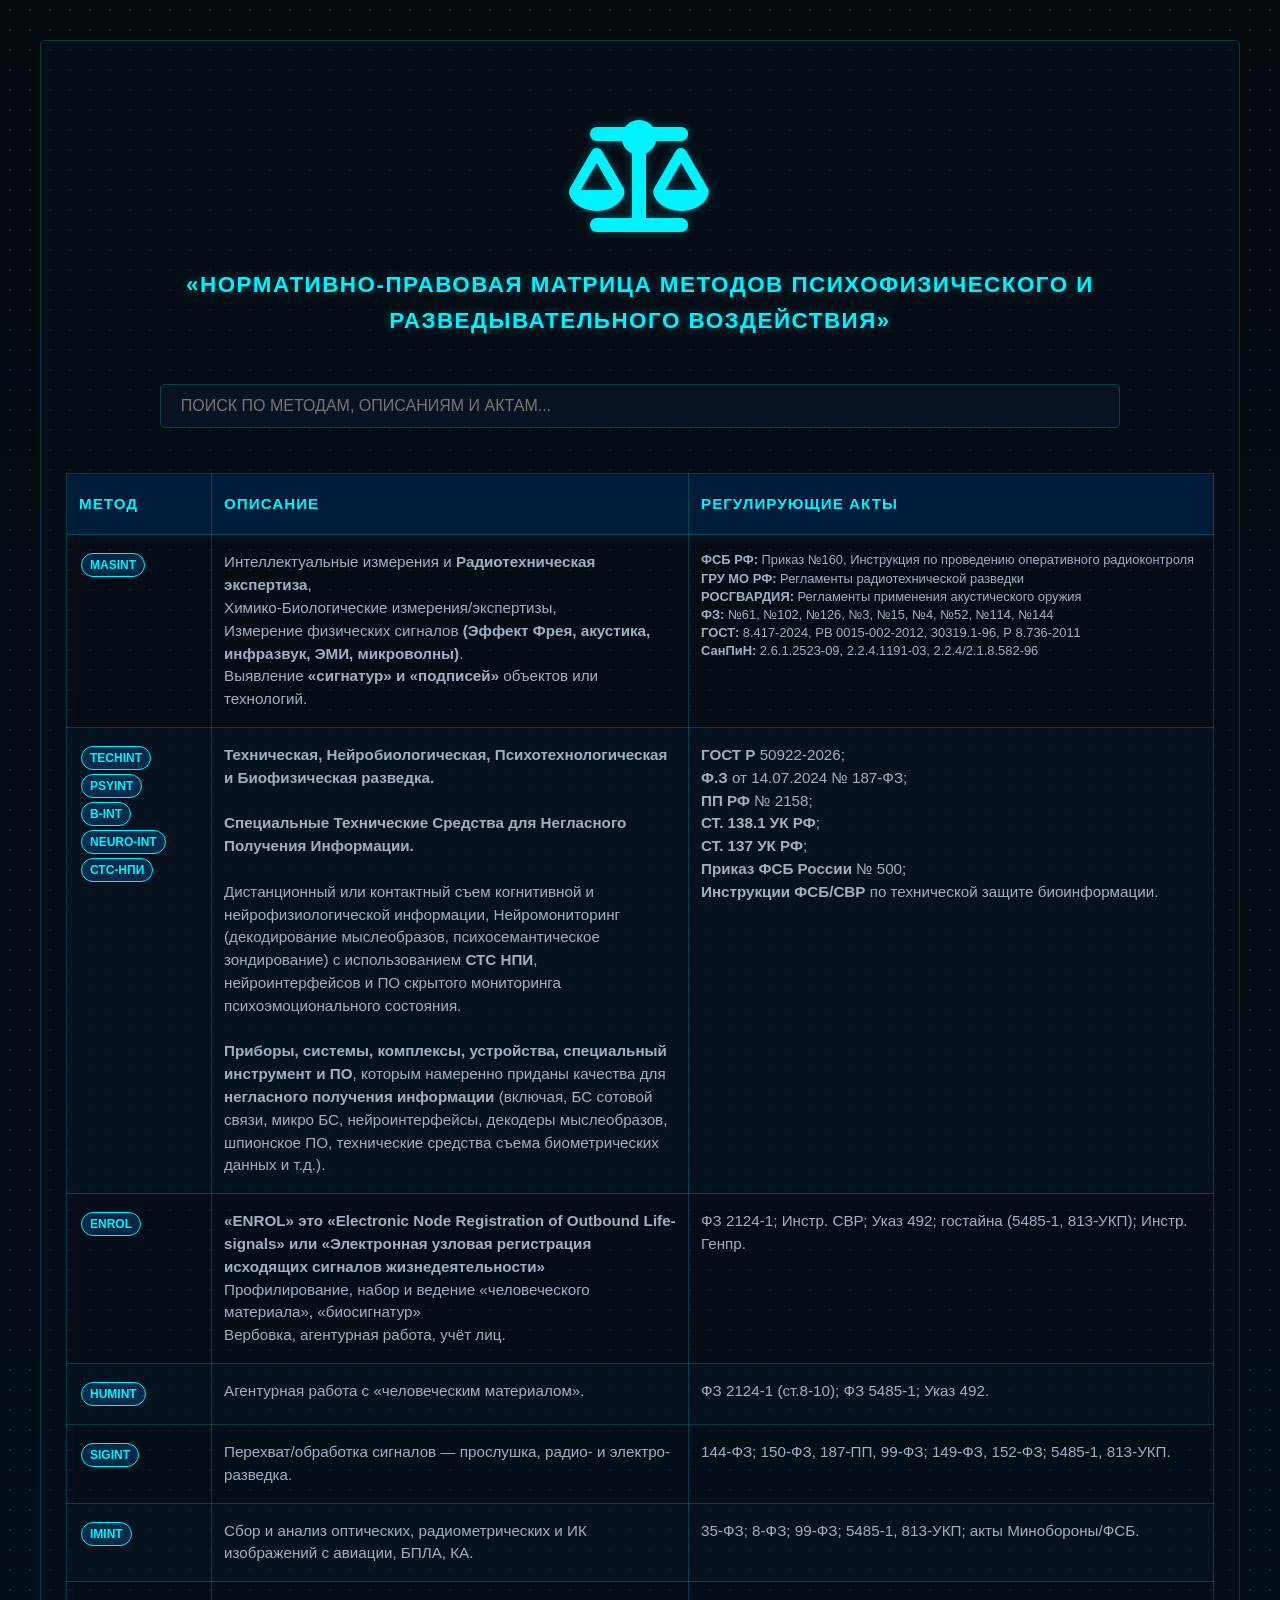
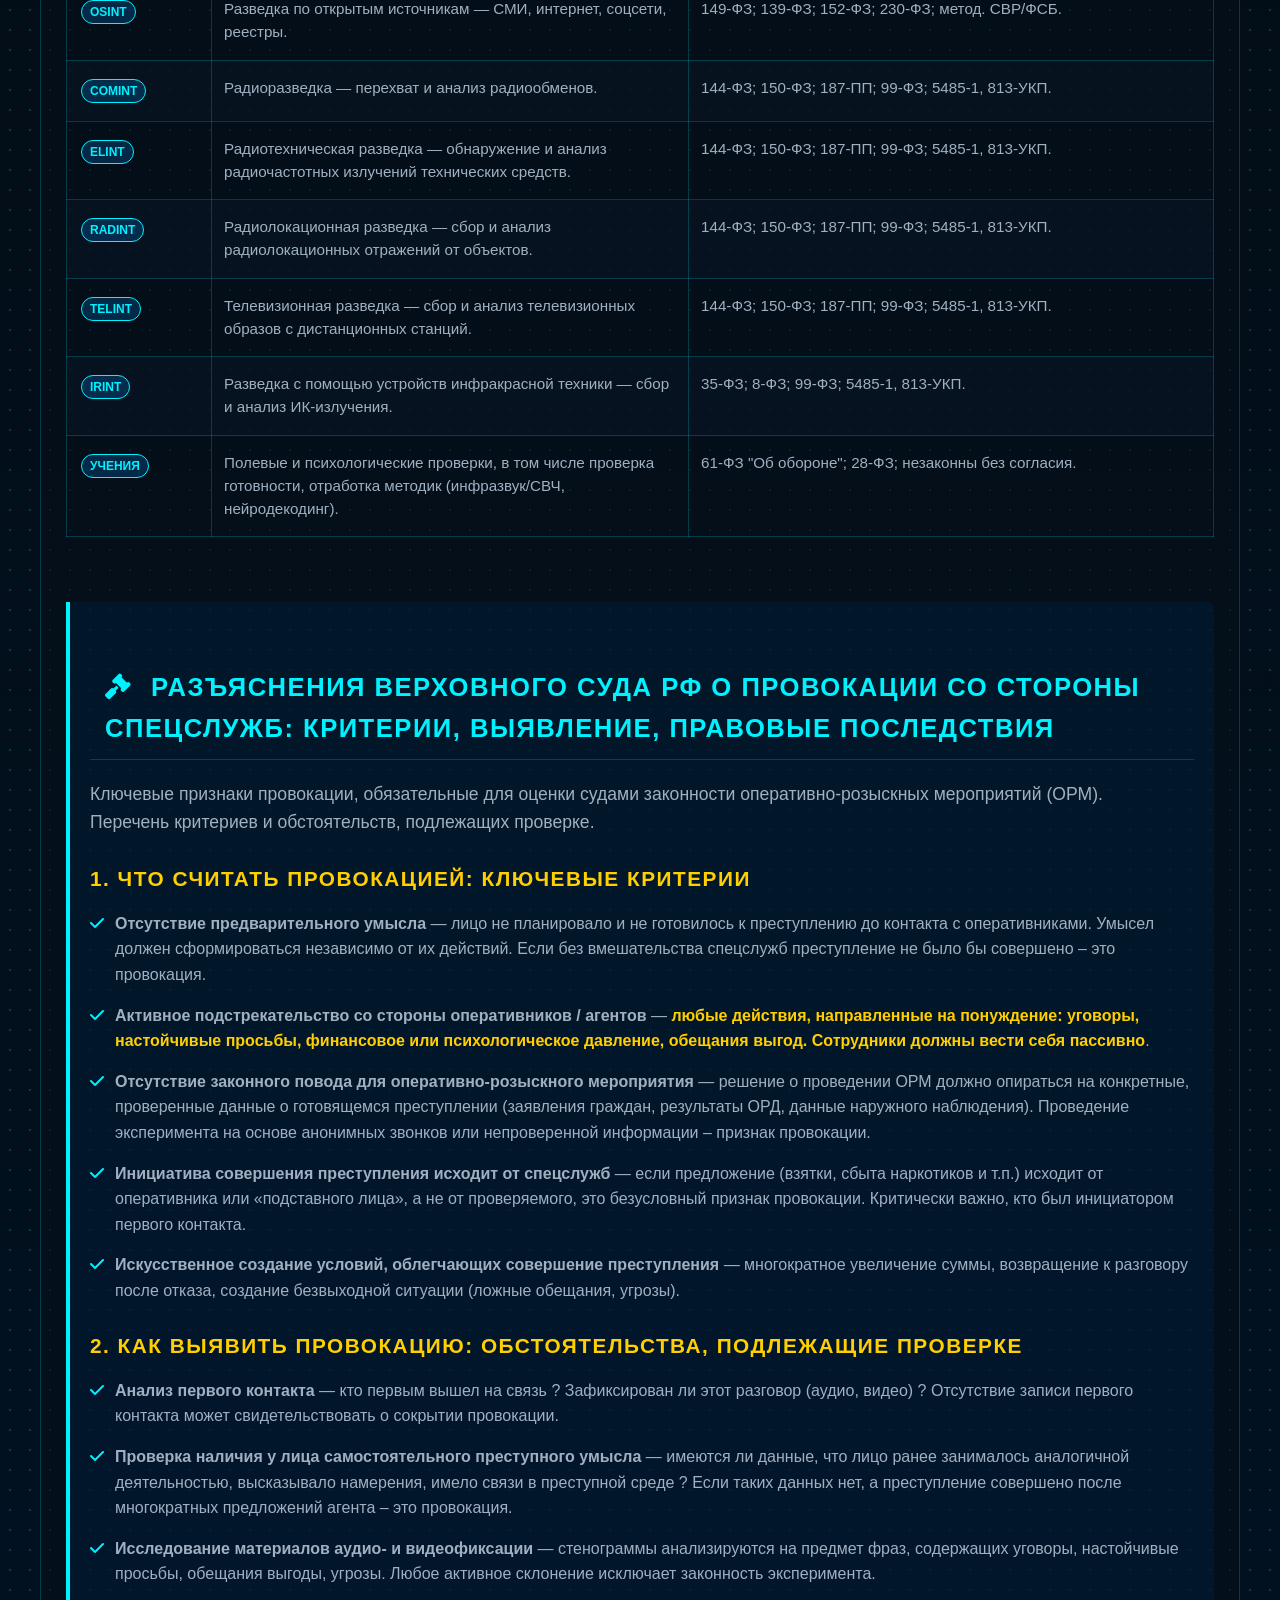
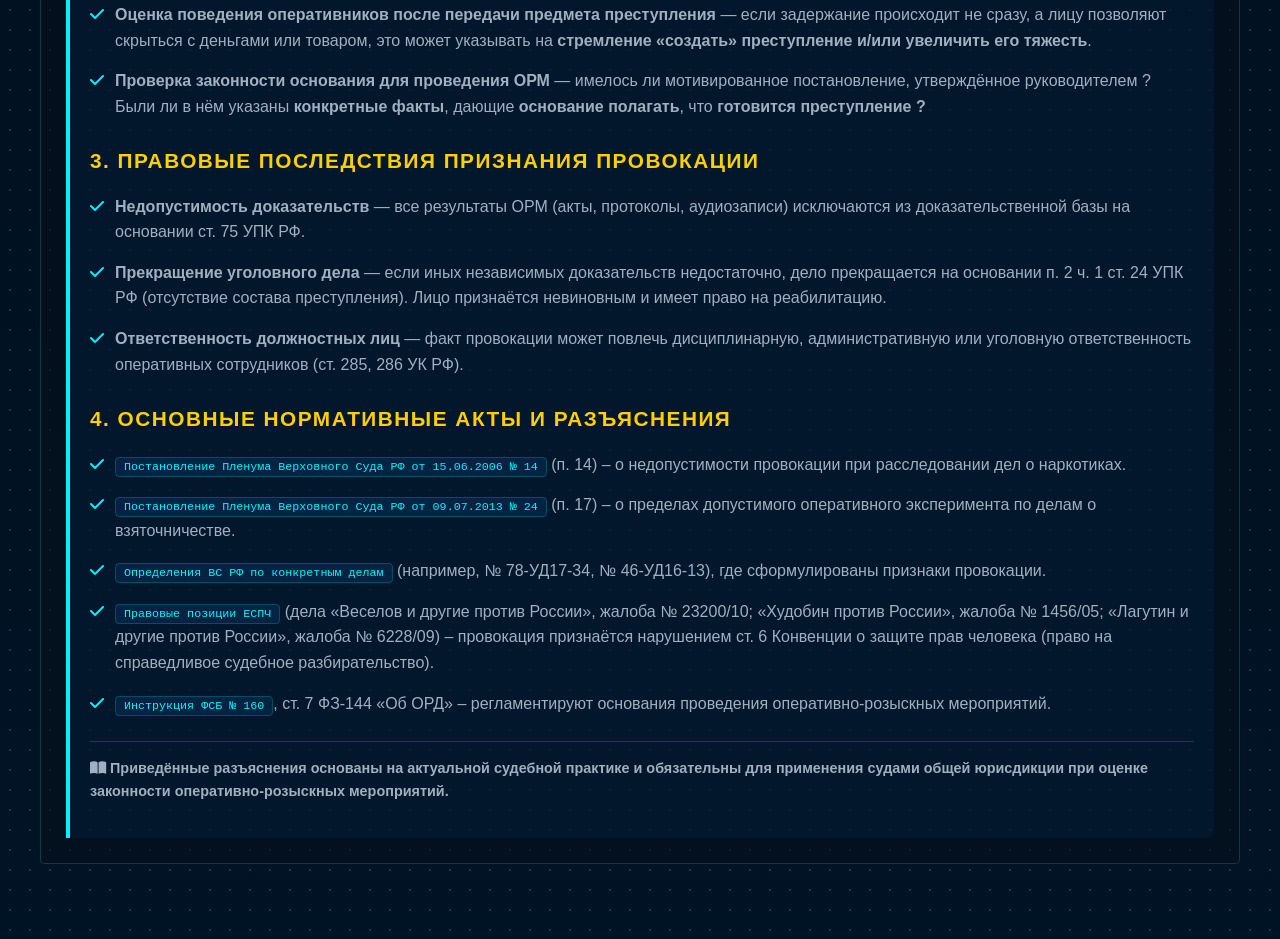
<file: int.html>
<!DOCTYPE html>
<html lang="ru">
<head>
    <meta charset="UTF-8">
    <meta name="viewport" content="width=device-width, initial-scale=1.0">
    <title>Методы и регулирующие акты</title>
    <link rel="stylesheet" href="https://cdnjs.cloudflare.com/ajax/libs/font-awesome/6.4.0/css/all.min.css">
    <link rel="stylesheet" href="https://zersetsung.github.io/css/restyle.css">
    <style>
        /* Дополнительные стили для улучшения читаемости */
        .h2 {border-left:unset;}
        .controls {
            margin: 20px 0;
            text-align: center;
        }
        #methodSearch {
            width: 80%;
            padding: 12px 20px;
            background: rgba(10, 25, 40, 0.7);
            border: 1px solid var(--accent-dim);
            color: var(--text);
            font-size: 1em;
            border-radius: 5px;
            outline: none;
            transition: all 0.3s;
        }
        .table-wrapper {
            overflow-x: auto;
        }
        .methods-table th, .methods-table td {
            vertical-align: top;
        }
        .tech-badge {
            display: inline-block;
            background: rgba(0, 150, 255, 0.2);
            border: 1px solid var(--accent);
            color: var(--accent);
            padding: 2px 8px;
            margin: 2px;
            border-radius: 12px;
            font-size: 0.75rem;
            font-weight: bold;
            text-transform: uppercase;
        }

        /* Стили для блока разъяснений Верховного Суда */
        .vs-block {
            margin-top: 40px;
            padding: 20px;
            background: rgba(0, 40, 80, 0.3);
            border-left: 4px solid var(--accent);
            border-radius: 0 8px 8px 0;
        }
        .vs-block h2 {
            color: var(--accent);
            border-bottom: 1px solid var(--accent-dim);
            padding-bottom: 10px;
            margin-bottom: 20px;
            border-left: none;
            font-size: 1.6em;
        }
        .vs-block h3 {
            color: var(--highlight);
            margin: 25px 0 15px 0;
            font-size: 1.3em;
        }
        .vs-criteria-list {
            list-style-type: none;
            padding: 0;
        }
        .vs-criteria-list li {
            margin-bottom: 15px;
            padding-left: 25px;
            position: relative;
        }
        .vs-criteria-list li:before {
            font-family: "Font Awesome 6 Free";
            content: "\f00c";
            font-weight: 900;
            position: absolute;
            left: 0;
            color: var(--accent);
        }
        .vs-norm-link {
            background: rgba(0, 150, 255, 0.1);
            border: 1px solid var(--accent-dim);
            padding: 2px 8px;
            border-radius: 4px;
            font-family: monospace;
            font-size: 0.9em;
            color: var(--accent);
            white-space: nowrap;
        }
        .vs-quote {
            font-style: italic;
            background: rgba(255,255,255,0.05);
            padding: 10px 15px;
            border-radius: 6px;
            margin: 15px 0;
            border-left: 3px solid var(--highlight);
        }
        .vs-table {
            width: 100%;
            border-collapse: collapse;
            margin: 20px 0;
        }
        .vs-table th {
            background: rgba(0, 150, 255, 0.2);
            text-align: left;
            padding: 10px;
            border: 1px solid var(--accent-dim);
        }
        .vs-table td {
            padding: 10px;
            border: 1px solid var(--accent-dim);
        }
    </style>
</head>
<body>
    <section class="section">
        <h1 style="text-align: center; border-bottom: none; padding-top: 35px;font-size:1.4em;">
            <i class="fas fa-balance-scale" style="font-size: 5em;"></i> <br> <br>
            «НОРМАТИВНО-ПРАВОВАЯ МАТРИЦА МЕТОДОВ ПСИХОФИЗИЧЕСКОГО И РАЗВЕДЫВАТЕЛЬНОГО ВОЗДЕЙСТВИЯ»
        </h1>
        <!--<p style="text-align: center; color: var(--highlight);">
            Полный перечень методов разведки и воздействия с указанием нормативной базы РФ
        </p>-->

        <!-- Поле поиска -->
        <div class="controls">
            <input type="text" id="methodSearch" placeholder="ПОИСК ПО МЕТОДАМ, ОПИСАНИЯМ И АКТАМ...">
        </div>

        <!-- Таблица методов -->
        <div class="table-wrapper">
            <table class="methods-table" id="methodsTable">
                <thead>
                    <tr>
                        <th width="120">МЕТОД</th>
                        <th>ОПИСАНИЕ</th>
                        <th width="500">РЕГУЛИРУЮЩИЕ АКТЫ</th>
                    </tr>
                </thead>
                <tbody>
                    <!-- MASINT -->
                    <tr>
                        <td><span class="tech-badge">MASINT</span></td>
                        <td>
                            Интеллектуальные измерения и <b>Радиотехническая экспертиза</b>, 
                            <br>
                             Химико-Биологические измерения/экспертизы, 
                            <br> 
                             Измерение физических сигналов <b>(Эффект Фрея, акустика, инфразвук, ЭМИ, микроволны)</b>. <br> Выявление <b>«сигнатур» и «подписей»</b> объектов или технологий.</td>
                        <td>
                            <div style="font-size: 0.85em; line-height: 1.4;">
                                <strong>ФСБ РФ:</strong> Приказ №160, Инструкция по проведению оперативного радиоконтроля<br>
                                <strong>ГРУ МО РФ:</strong> Регламенты радиотехнической разведки<br>
                                <strong>РОСГВАРДИЯ:</strong> Регламенты применения акустического оружия<br>
                                <strong>ФЗ:</strong> №61, №102, №126, №3, №15, №4, №52, №114, №144<br>
                                <strong>ГОСТ:</strong> 8.417-2024, РВ 0015-002-2012, 30319.1-96, Р 8.736-2011<br>
                                <strong>СанПиН:</strong> 2.6.1.2523-09, 2.2.4.1191-03, 2.2.4/2.1.8.582-96
                            </div>
                        </td>
                    </tr>
                    <!-- СТС НПИ (специальные технические средства для негласного получения информации) -->
                    <tr>
                        <td>
                            <span class="tech-badge">TECHINT</span>  
                            <span class="tech-badge">PSYINT</span>
                            <span class="tech-badge">B-INT</span>
                            <span class="tech-badge">NEURO-INT</span>
                            <span class="tech-badge">СТС-НПИ</span>
                        </td>
                        <td>
                            <b>Техническая, Нейробиологическая, Психотехнологическая и Биофизическая разведка.</b> 
                            <br> <br>
                            <b>Специальные Технические Средства для Негласного Получения Информации.</b> 
                            <br> <br>
                            Дистанционный или контактный съем когнитивной и нейрофизиологической информации, Нейромониторинг 
                            (декодирование мыслеобразов, психосемантическое зондирование) с использованием <b>СТС НПИ</b>, 
                            нейроинтерфейсов и ПО скрытого мониторинга психоэмоционального состояния.
                            <br> <br>
                            <b>Приборы, системы, комплексы, устройства, специальный инструмент и ПО</b>, которым намеренно приданы качества для <b>негласного получения информации</b> (включая, БС сотовой связи, микро БС, нейроинтерфейсы, декодеры мыслеобразов, шпионское ПО, технические средства съема биометрических данных и т.д.).</td>
                        <td>
                            <b>ГОСТ Р</b> 50922-2026; <br>
                            <b>Ф.З</b> от 14.07.2024 № 187-ФЗ;<br>
                            <b>ПП РФ</b> № 2158;<br> 
                            <b>СТ. 138.1 УК РФ</b>; <br>
                            <b>СТ. 137 УК РФ</b>; <br>   
                            <b>Приказ ФСБ России</b> № 500;<br>
                            <b>Инструкции ФСБ/СВР</b> по технической защите биоинформации.
                        </td>
                    </tr>
                    <!-- ENROL -->
                    <tr>
                        <td><span class="tech-badge">ENROL</span></td>
                        <td><b>«ENROL» это «Electronic Node Registration of Outbound Life-signals» или «Электронная узловая регистрация исходящих сигналов жизнедеятельности»</b> <br> Профилирование, набор и ведение «человеческого материала», «биосигнатур» <br> Вербовка, агентурная работа, учёт лиц.</td>
                        <td>ФЗ 2124-1; Инстр. СВР; Указ 492; гостайна (5485-1, 813-УКП); Инстр. Генпр.</td>
                    </tr>
                    <!-- HUMINT -->
                    <tr>
                        <td><span class="tech-badge">HUMINT</span></td>
                        <td>Агентурная работа с «человеческим материалом».</td>
                        <td>ФЗ 2124-1 (ст.8-10); ФЗ 5485-1; Указ 492.</td>
                    </tr>
                    <!-- SIGINT -->
                    <tr>
                        <td><span class="tech-badge">SIGINT</span></td>
                        <td>Перехват/обработка сигналов — прослушка, радио- и электро-разведка.</td>
                        <td>144-ФЗ; 150-ФЗ, 187-ПП, 99-ФЗ; 149-ФЗ, 152-ФЗ; 5485-1, 813-УКП.</td>
                    </tr>
                    <!-- IMINT -->
                    <tr>
                        <td><span class="tech-badge">IMINT</span></td>
                        <td>Сбор и анализ оптических, радиометрических и ИК изображений с авиации, БПЛА, КА.</td>
                        <td>35-ФЗ; 8-ФЗ; 99-ФЗ; 5485-1, 813-УКП; акты Минобороны/ФСБ.</td>
                    </tr>
                    <!-- OSINT -->
                    <tr>
                        <td><span class="tech-badge">OSINT</span></td>
                        <td>Разведка по открытым источникам — СМИ, интернет, соцсети, реестры.</td>
                        <td>149-ФЗ; 139-ФЗ; 152-ФЗ; 230-ФЗ; метод. СВР/ФСБ.</td>
                    </tr>
                    <!-- COMINT -->
                    <tr>
                        <td><span class="tech-badge">COMINT</span></td>
                        <td>Радиоразведка — перехват и анализ радиообменов.</td>
                        <td>144-ФЗ; 150-ФЗ; 187-ПП; 99-ФЗ; 5485-1, 813-УКП.</td>
                    </tr>
                    <!-- ELINT -->
                    <tr>
                        <td><span class="tech-badge">ELINT</span></td>
                        <td>Радиотехническая разведка — обнаружение и анализ радиочастотных излучений технических средств.</td>
                        <td>144-ФЗ; 150-ФЗ; 187-ПП; 99-ФЗ; 5485-1, 813-УКП.</td>
                    </tr>
                    <!-- RADINT -->
                    <tr>
                        <td><span class="tech-badge">RADINT</span></td>
                        <td>Радиолокационная разведка — сбор и анализ радиолокационных отражений от объектов.</td>
                        <td>144-ФЗ; 150-ФЗ; 187-ПП; 99-ФЗ; 5485-1, 813-УКП.</td>
                    </tr>
                    <!-- TELINT -->
                    <tr>
                        <td><span class="tech-badge">TELINT</span></td>
                        <td>Телевизионная разведка — сбор и анализ телевизионных образов с дистанционных станций.</td>
                        <td>144-ФЗ; 150-ФЗ; 187-ПП; 99-ФЗ; 5485-1, 813-УКП.</td>
                    </tr>
                    <!-- IRINT -->
                    <tr>
                        <td><span class="tech-badge">IRINT</span></td>
                        <td>Разведка с помощью устройств инфракрасной техники — сбор и анализ ИК-излучения.</td>
                        <td>35-ФЗ; 8-ФЗ; 99-ФЗ; 5485-1, 813-УКП.</td>
                    </tr>
                    <!-- УЧЕНИЯ -->
                    <tr>
                        <td><span class="tech-badge">УЧЕНИЯ</span></td>
                        <td>Полевые и психологические проверки, в том числе проверка готовности, отработка методик (инфразвук/СВЧ, нейродекодинг).</td>
                        <td>61-ФЗ "Об обороне"; 28-ФЗ; незаконны без согласия.</td>
                    </tr>

                </tbody>
            </table>
        </div>

        <!-- БЛОК РАЗЪЯСНЕНИЙ ВЕРХОВНОГО СУДА РФ (ЗАМЕНЁН НА НОВЫЙ ТЕКСТ) -->
        <div class="vs-block">
            <h2><i class="fas fa-gavel" style="margin-right: 10px;"></i> Разъяснения Верховного Суда РФ о провокации со стороны спецслужб: критерии, выявление, правовые последствия</h2>
            
            <p style="font-size: 1.1em;">Ключевые признаки провокации, обязательные для оценки судами законности оперативно-розыскных мероприятий (ОРМ). <br> Перечень критериев и обстоятельств, подлежащих проверке.</p>

            <h3>1. Что считать провокацией: ключевые критерии</h3>
            <ul class="vs-criteria-list">
                <li><strong>Отсутствие предварительного умысла</strong> — лицо не планировало и не готовилось к преступлению до контакта с оперативниками. Умысел должен сформироваться независимо от их действий. Если без вмешательства спецслужб преступление не было бы совершено – это провокация.</li>
                <li><strong>Активное подстрекательство со стороны оперативников / агентов</strong> — <span style="color:#ffcf00;font-weight:900;">любые действия, направленные на понуждение: уговоры, настойчивые просьбы, финансовое или психологическое давление, обещания выгод. Сотрудники должны вести себя пассивно</span>.</li>
                <li><strong>Отсутствие законного повода для оперативно-розыскного мероприятия</strong> — решение о проведении ОРМ должно опираться на конкретные, проверенные данные о готовящемся преступлении (заявления граждан, результаты ОРД, данные наружного наблюдения). Проведение эксперимента на основе анонимных звонков или непроверенной информации – признак провокации.</li>
                <li><strong>Инициатива совершения преступления исходит от спецслужб</strong> — если предложение (взятки, сбыта наркотиков и т.п.) исходит от оперативника или «подставного лица», а не от проверяемого, это безусловный признак провокации. Критически важно, кто был инициатором первого контакта.</li>
                <li><strong>Искусственное создание условий, облегчающих совершение преступления</strong> — многократное увеличение суммы, возвращение к разговору после отказа, создание безвыходной ситуации (ложные обещания, угрозы).</li>
            </ul>

            <h3>2. Как выявить провокацию: обстоятельства, подлежащие проверке</h3>
            <ul class="vs-criteria-list">
                <li><strong>Анализ первого контакта</strong> — кто первым вышел на связь ? Зафиксирован ли этот разговор (аудио, видео) ? Отсутствие записи первого контакта может свидетельствовать о сокрытии провокации.</li>
                <li><strong>Проверка наличия у лица самостоятельного преступного умысла</strong> — имеются ли данные, что лицо ранее занималось аналогичной деятельностью, высказывало намерения, имело связи в преступной среде ? Если таких данных нет, а преступление совершено после многократных предложений агента – это провокация.</li>
                <li><strong>Исследование материалов аудио- и видеофиксации</strong> — стенограммы анализируются на предмет фраз, содержащих уговоры, настойчивые просьбы, обещания выгоды, угрозы. Любое активное склонение исключает законность эксперимента.</li>
                <li><strong>Оценка поведения оперативников после передачи предмета преступления</strong> — если задержание происходит не сразу, а лицу позволяют скрыться с деньгами или товаром, это может указывать на <b>стремление «создать» преступление и/или увеличить его тяжесть</b>.</li>
                <li><strong>Проверка законности основания для проведения ОРМ</strong> — имелось ли мотивированное постановление, утверждённое руководителем ? Были ли в нём указаны <b>конкретные факты</b>, дающие <b>основание полагать</b>, что <b>готовится преступление ?</b></li>
            </ul>

            <h3>3. Правовые последствия признания провокации</h3>
            <ul class="vs-criteria-list">
                <li><strong>Недопустимость доказательств</strong> — все результаты ОРМ (акты, протоколы, аудиозаписи) исключаются из доказательственной базы на основании ст. 75 УПК РФ.</li>
                <li><strong>Прекращение уголовного дела</strong> — если иных независимых доказательств недостаточно, дело прекращается на основании п. 2 ч. 1 ст. 24 УПК РФ (отсутствие состава преступления). Лицо признаётся невиновным и имеет право на реабилитацию.</li>
                <li><strong>Ответственность должностных лиц</strong> — факт провокации может повлечь дисциплинарную, административную или уголовную ответственность оперативных сотрудников (ст. 285, 286 УК РФ).</li>
            </ul>

            <h3>4. Основные нормативные акты и разъяснения</h3>
            <ul class="vs-criteria-list">
                <li><span class="vs-norm-link">Постановление Пленума Верховного Суда РФ от 15.06.2006 № 14</span> (п. 14) – о недопустимости провокации при расследовании дел о наркотиках.</li>
                <li><span class="vs-norm-link">Постановление Пленума Верховного Суда РФ от 09.07.2013 № 24</span> (п. 17) – о пределах допустимого оперативного эксперимента по делам о взяточничестве.</li>
                <li><span class="vs-norm-link">Определения ВС РФ по конкретным делам</span> (например, № 78-УД17-34, № 46-УД16-13), где сформулированы признаки провокации.</li>
                <li><span class="vs-norm-link">Правовые позиции ЕСПЧ</span> (дела «Веселов и другие против России», жалоба № 23200/10; «Худобин против России», жалоба № 1456/05; «Лагутин и другие против России», жалоба № 6228/09) – провокация признаётся нарушением ст. 6 Конвенции о защите прав человека (право на справедливое судебное разбирательство).</li>
                <li><span class="vs-norm-link">Инструкция ФСБ № 160</span>, ст. 7 ФЗ-144 «Об ОРД» – регламентируют основания проведения оперативно-розыскных мероприятий.</li>
            </ul>

            <p style="margin-top: 25px; border-top: 1px solid var(--accent-dim); padding-top: 15px; font-size: 0.9em;">
                <i class="fas fa-book-open"></i> <b> Приведённые разъяснения основаны на актуальной судебной практике и обязательны для применения судами общей юрисдикции при оценке законности оперативно-розыскных мероприятий. </b>
            </p>
        </div>

       <!-- <p style="text-align: center; margin-top: 20px; font-size: 0.9em; opacity: 0.8;">
            <i class="fas fa-info-circle"></i> Поиск осуществляется по всем колонкам. Для сброса фильтра очистите поле ввода.
        </p> -->
    </section>

    <!-- Скрипт фильтрации таблицы -->
    <script>
        document.getElementById('methodSearch').addEventListener('keyup', function() {
            const filter = this.value.toUpperCase();
            const table = document.getElementById('methodsTable');
            const rows = table.getElementsByTagName('tr');
            // Начинаем с 1, чтобы пропустить заголовок
            for (let i = 1; i < rows.length; i++) {
                const cells = rows[i].getElementsByTagName('td');
                let rowMatches = false;
                // Проверяем каждую ячейку в строке
                for (let j = 0; j < cells.length; j++) {
                    const cell = cells[j];
                    if (cell) {
                        const text = cell.textContent || cell.innerText;
                        if (text.toUpperCase().indexOf(filter) > -1) {
                            rowMatches = true;
                            break;
                        }
                    }
                }
                rows[i].style.display = rowMatches ? '' : 'none';
            }
        });
    </script>

    <!-- Примечание: все стили взяты из оригинального restyle.css -->
</body>
</html>
</file>
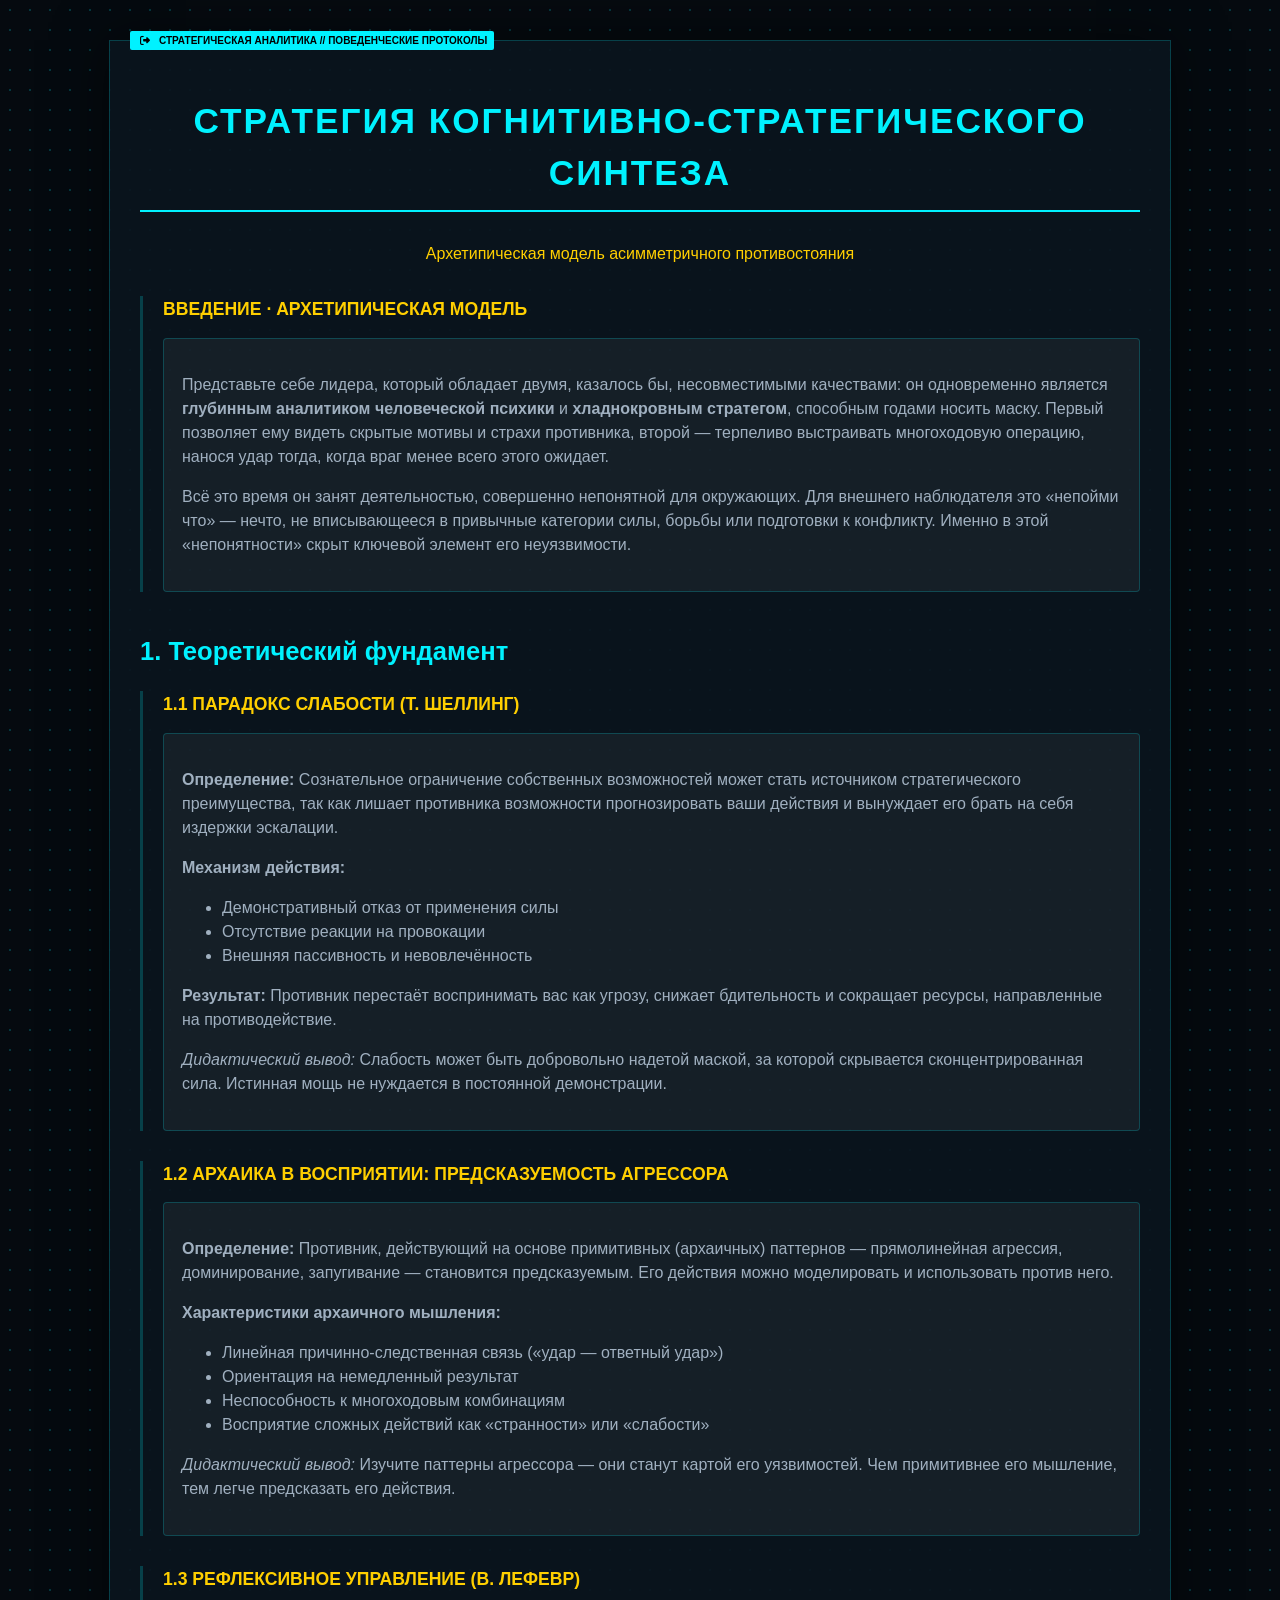
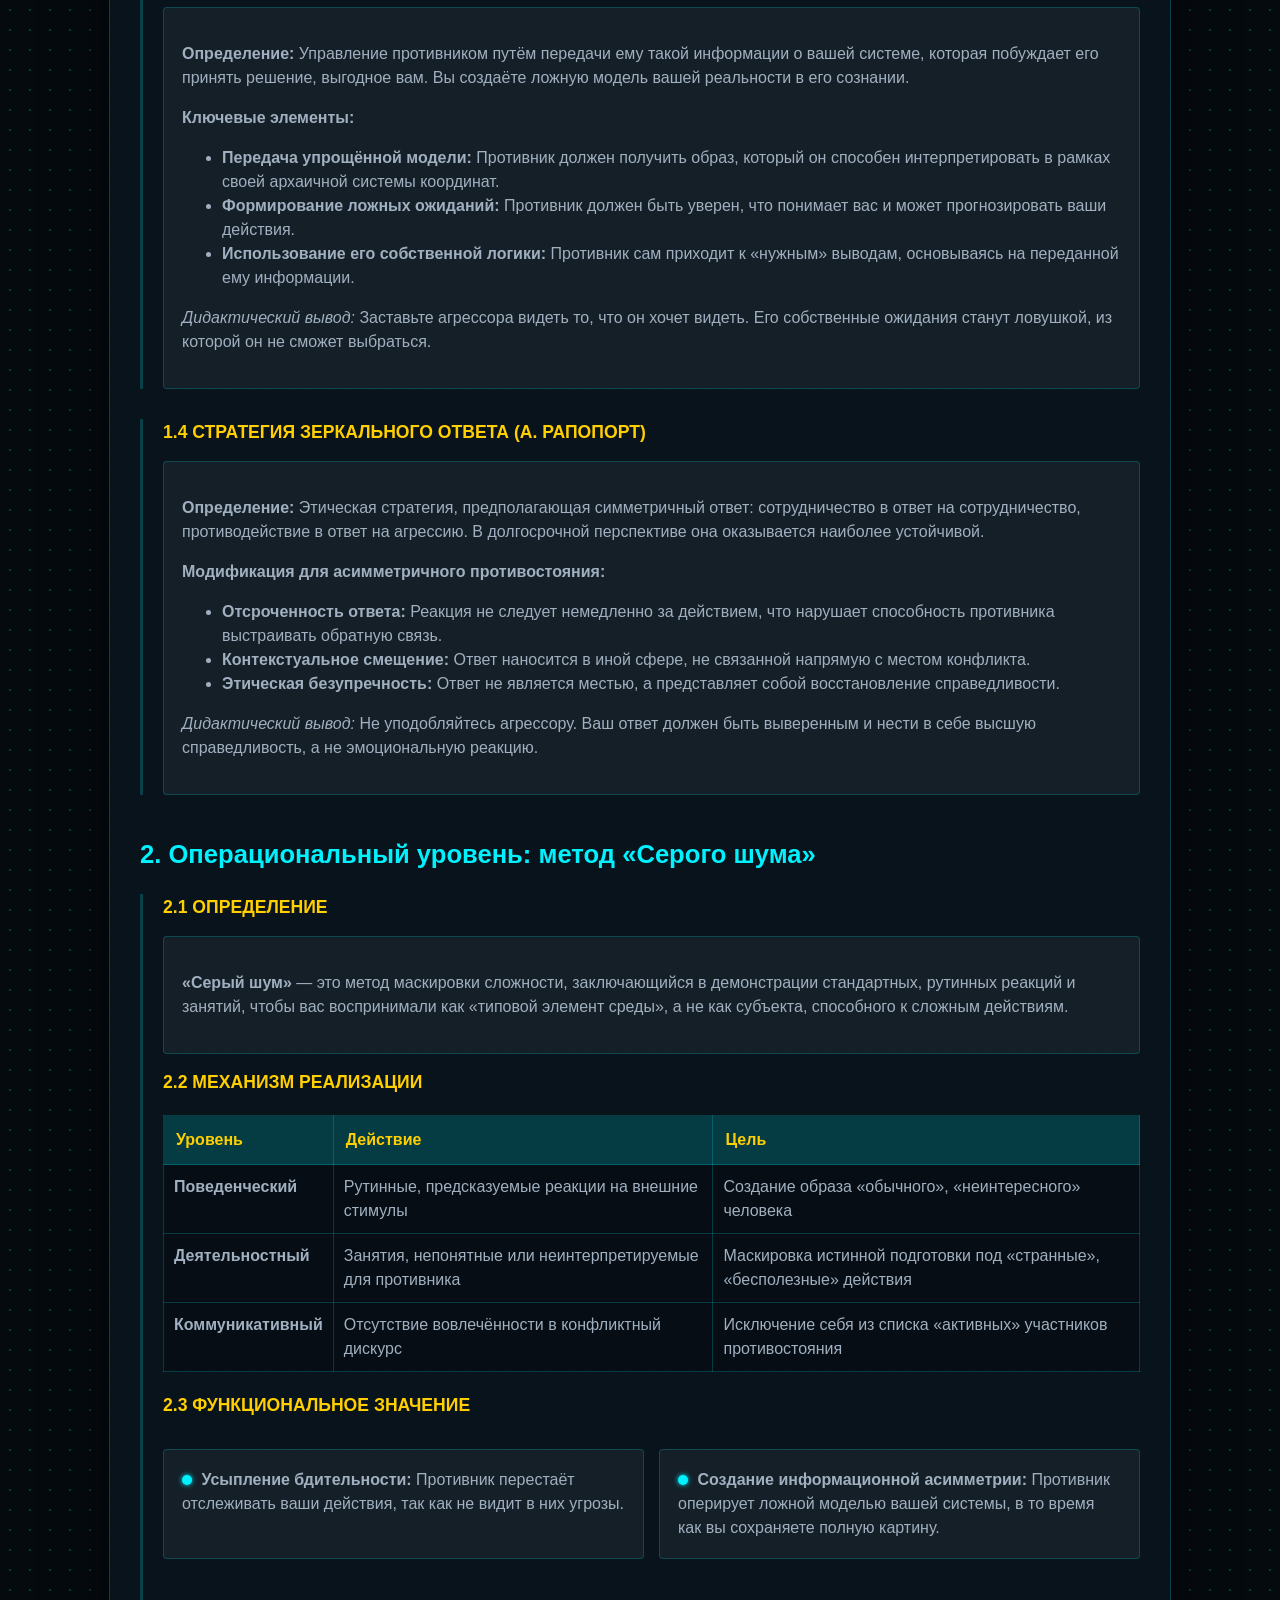
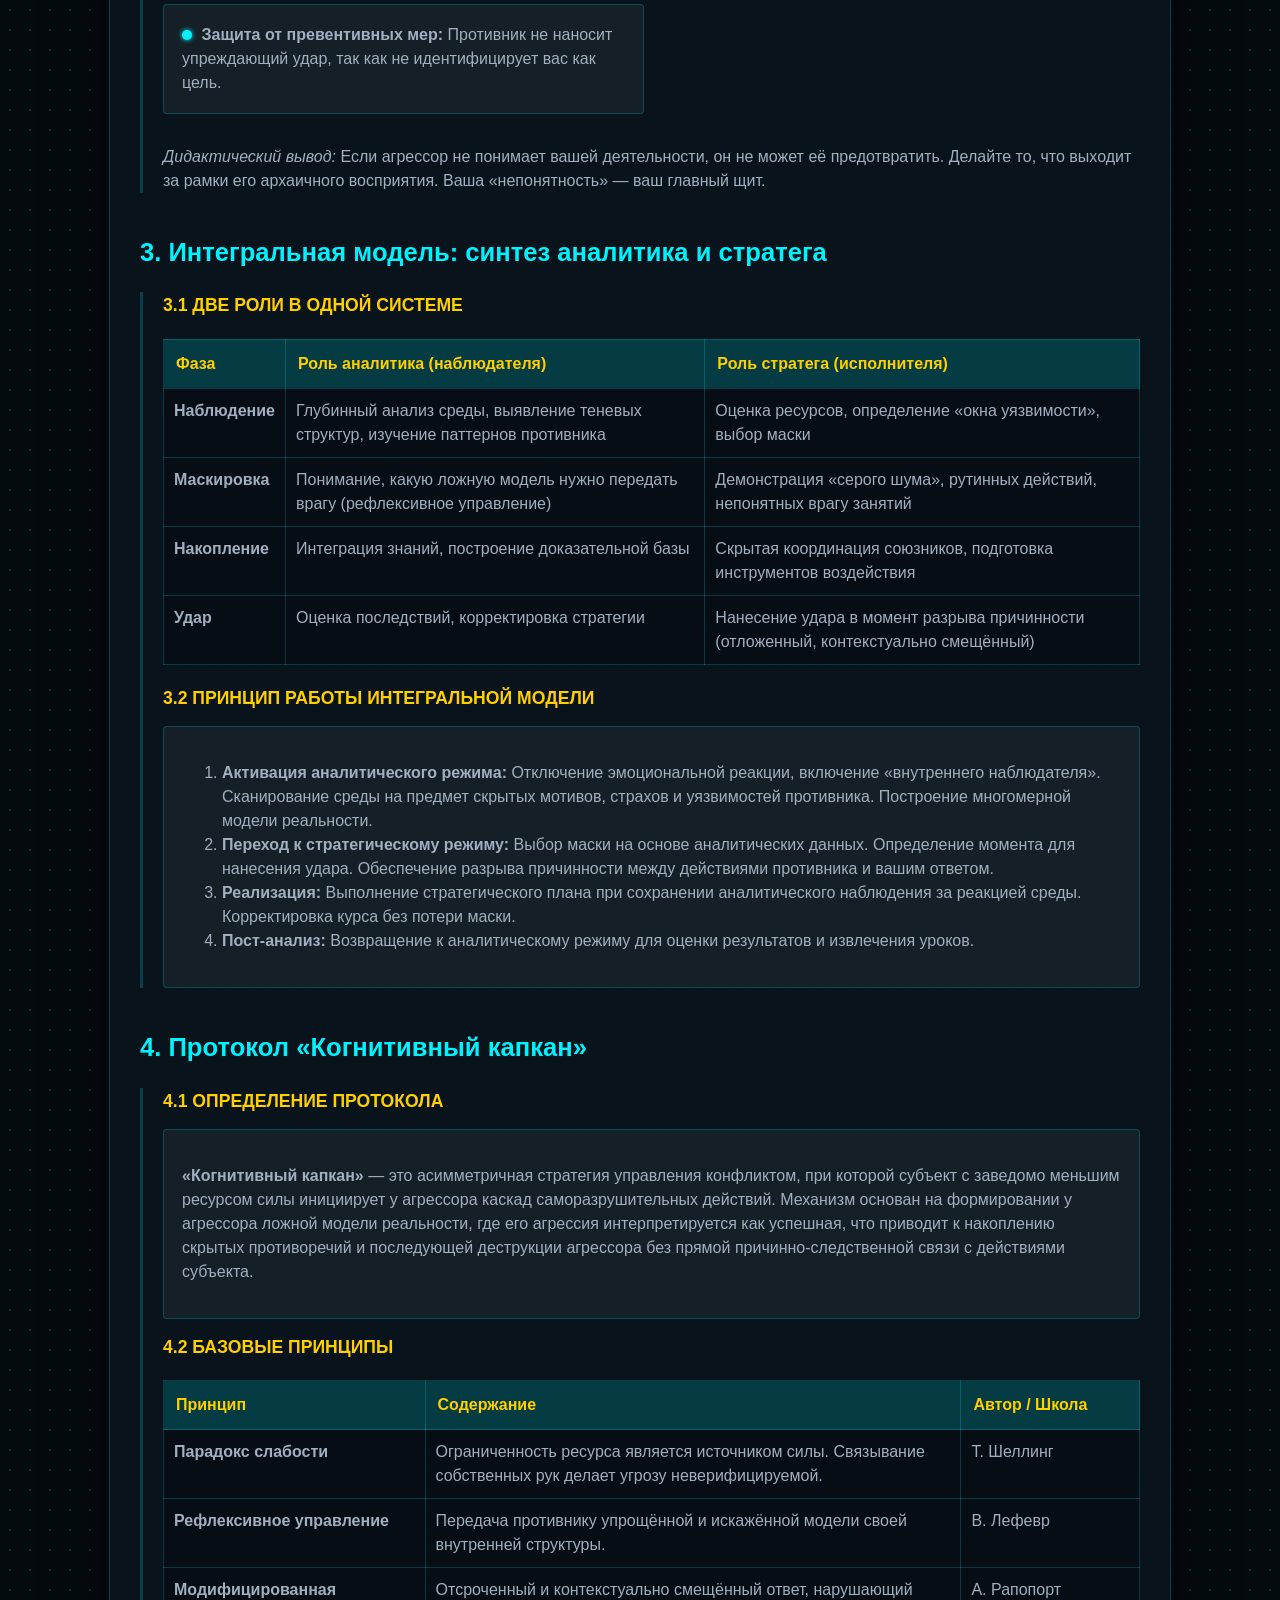
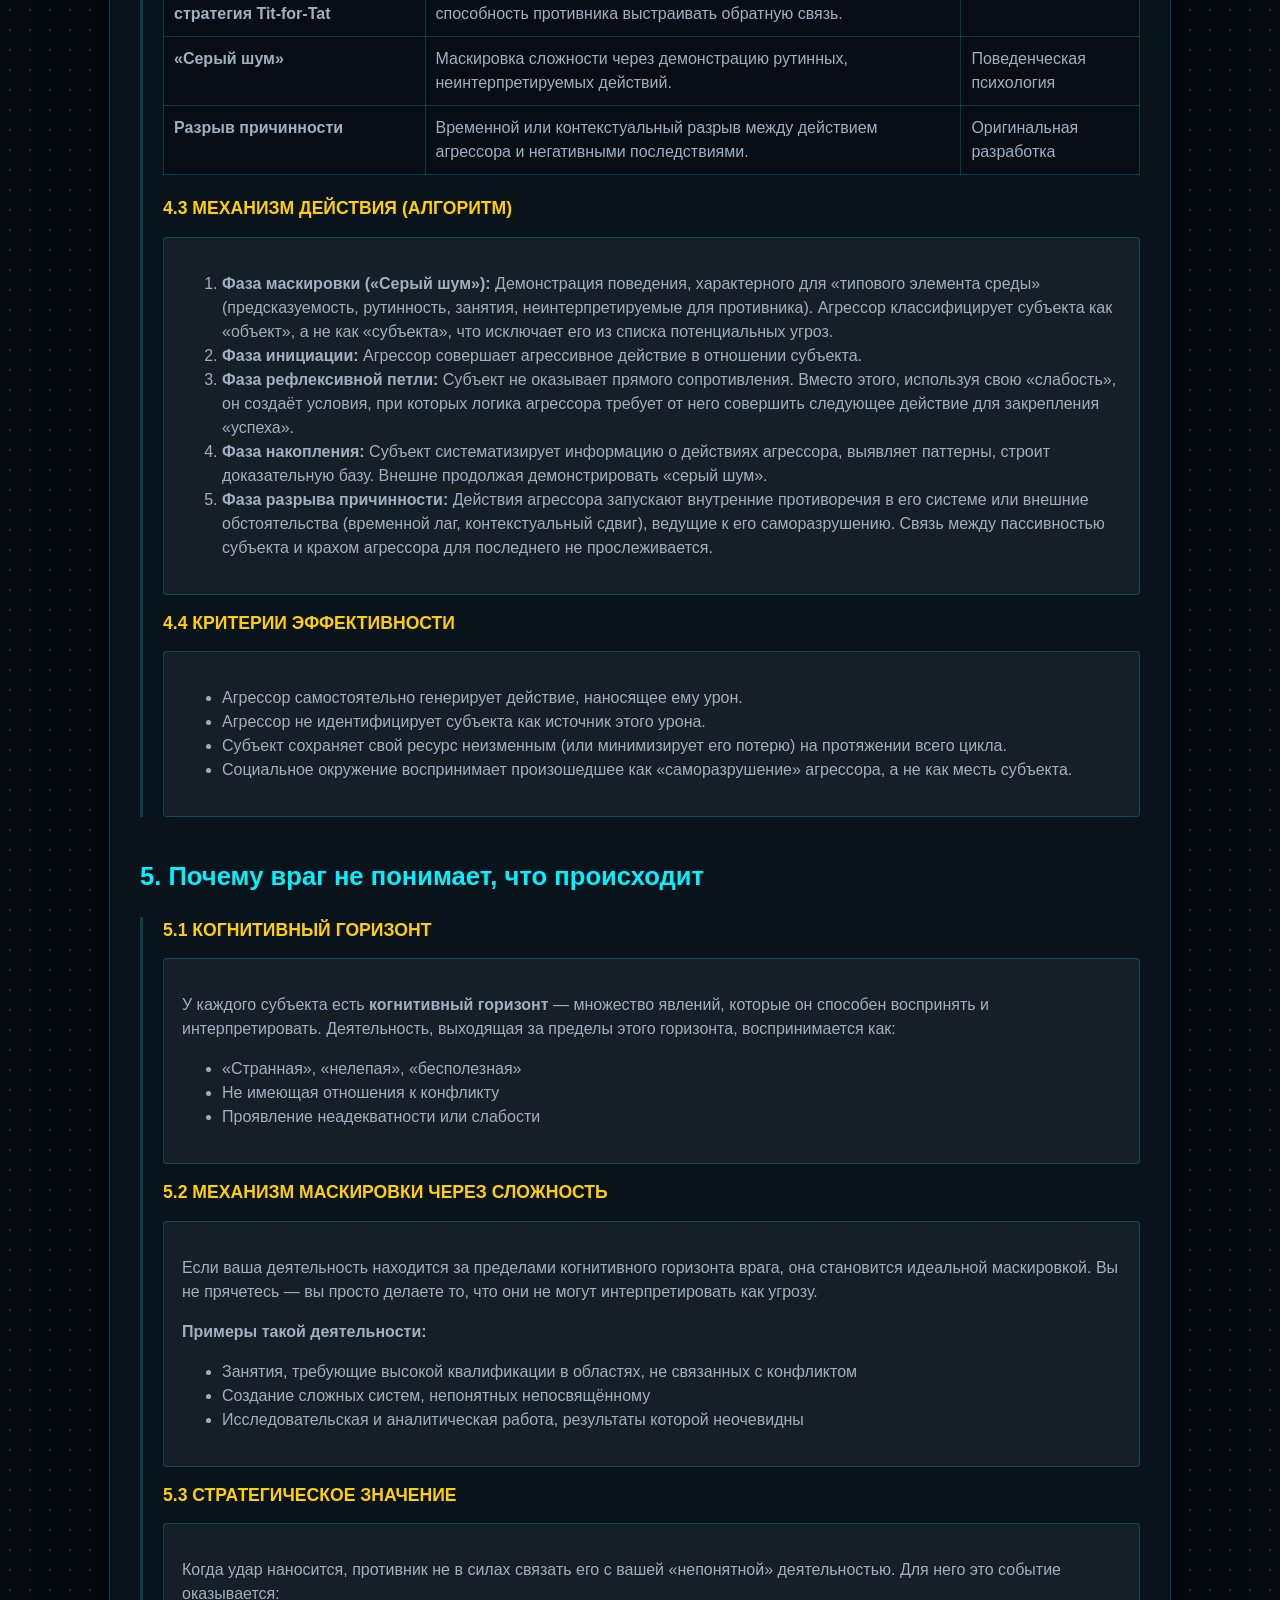
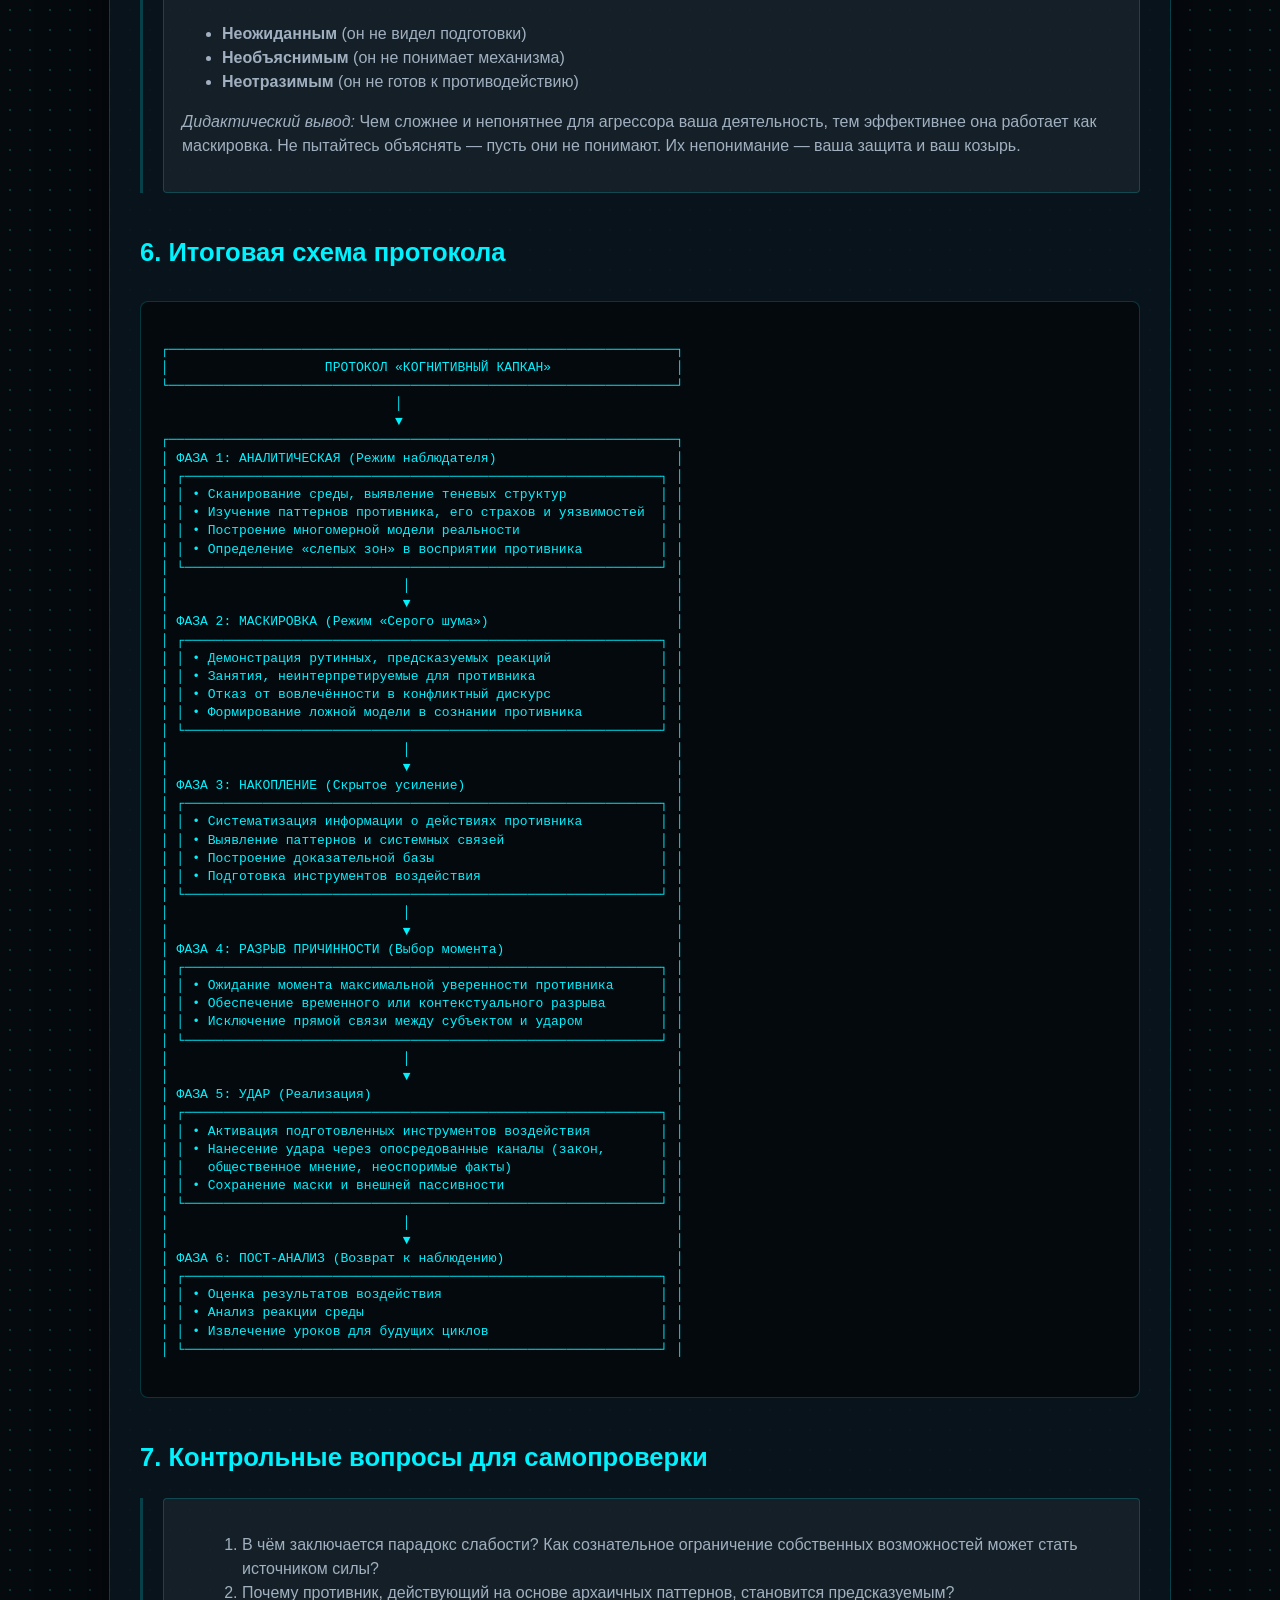
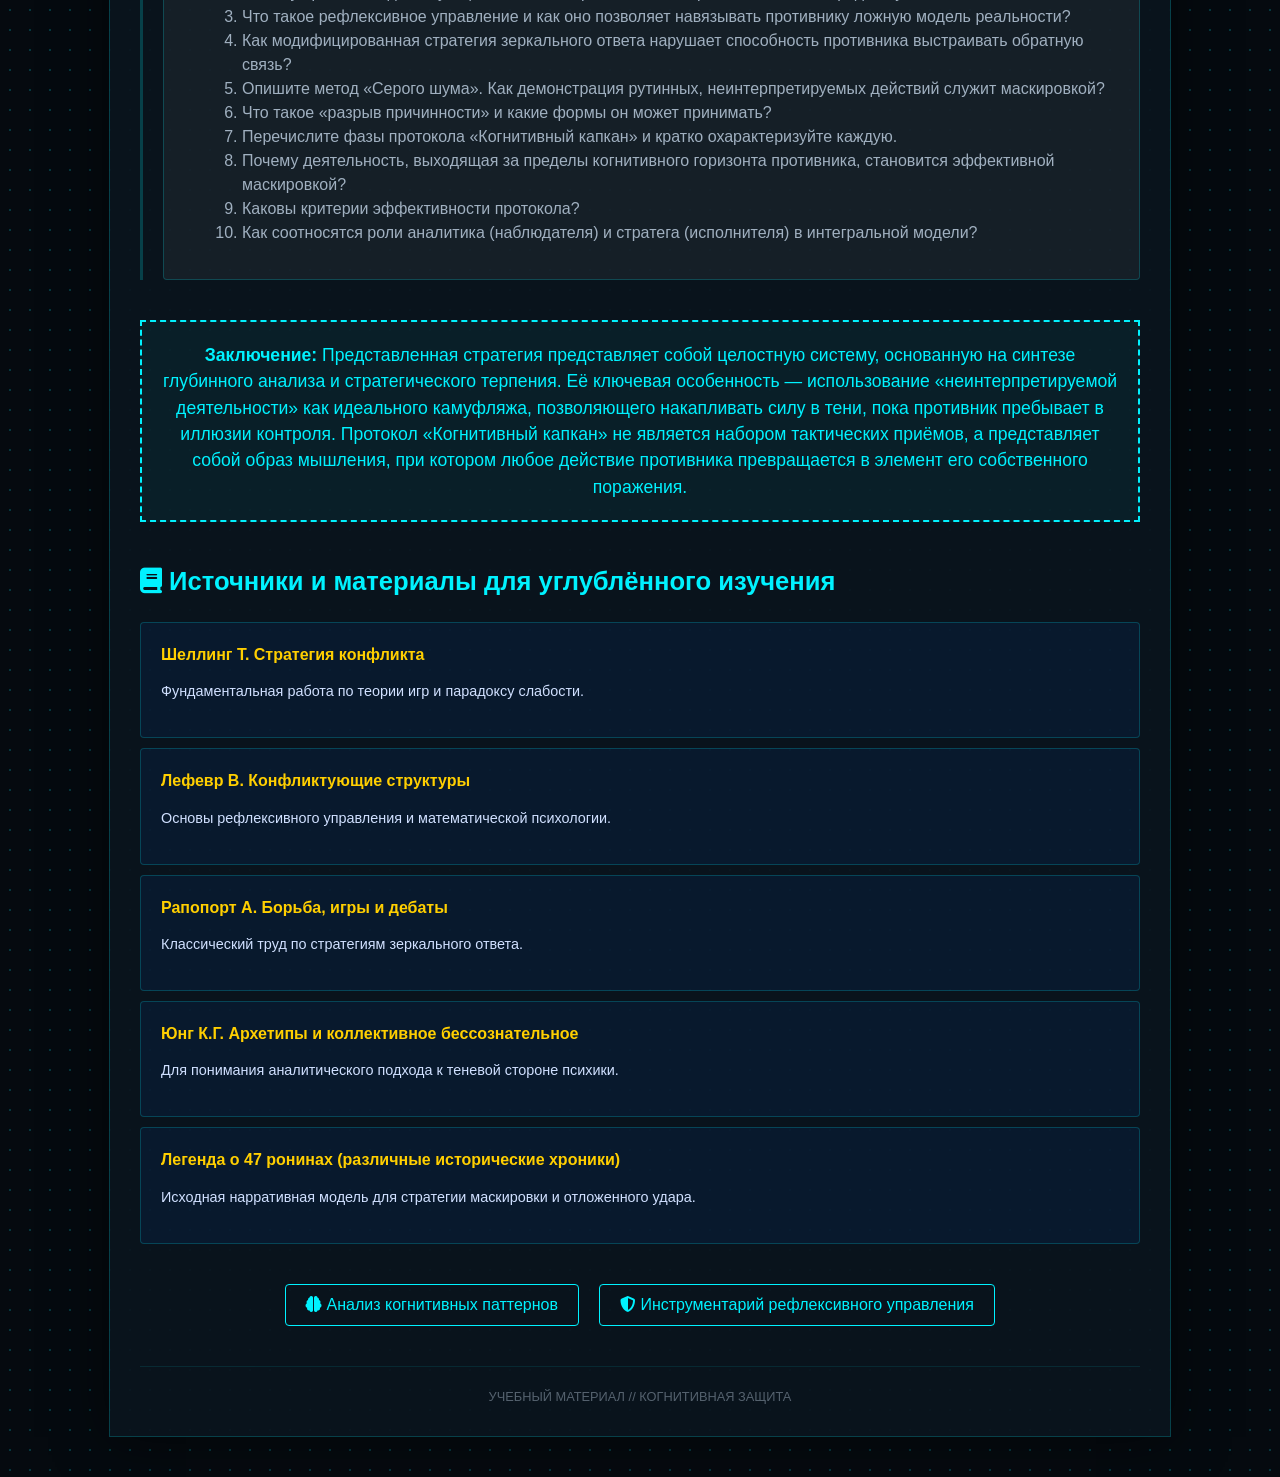
<file: strategy.html>
<!DOCTYPE html>
<html lang="ru">
<head>
    <meta charset="UTF-8">
    <meta name="viewport" content="width=device-width, initial-scale=1.0">
    <title>Стратегия когнитивно-стратегического синтеза · Дидактический модуль</title>
    <link rel="stylesheet" href="https://cdnjs.cloudflare.com/ajax/libs/font-awesome/6.4.0/css/all.min.css">
    <style>
        :root {
            --bg: #050a0f;
            --accent: #00f2ff;
            --accent-dim: rgba(0, 242, 255, 0.2);
            --text: #a0b0c0;
            --panel-bg: rgba(10, 20, 30, 0.9);
            --highlight: #ffcf00;
        }

        ::-webkit-scrollbar {
            width: 0px;
        }

        body {
            background-color: var(--bg);
            background-image: radial-gradient(var(--accent-dim) 1px, transparent 1px);
            background-size: 20px 20px;
            color: var(--text);
            font-family: 'Segoe UI', Tahoma, Geneva, Verdana, sans-serif;
            line-height: 1.5;
            margin: 0;
            padding: 40px;
        }

        .container {
            max-width: 1000px;
            margin: 0 auto;
            border: 1px solid var(--accent-dim);
            padding: 30px;
            background: var(--panel-bg);
            box-shadow: 0 0 50px rgba(0,0,0,0.5);
            position: relative;
        }

        .container::before {
            content: "\f2f5";  /* brain icon */
            position: absolute;
            border-radius: 2px;
            font-family: "Font Awesome 6 Free";
            font-weight: 900;
            top: -10px;
            left: 20px;
            background: var(--accent);
            color: #000;
            padding: 2px 10px;
            font-size: 10px;
            font-weight: bold;
        }

        .container::after {
            content: " СТРАТЕГИЧЕСКАЯ АНАЛИТИКА // ПОВЕДЕНЧЕСКИЕ ПРОТОКОЛЫ";
            position: absolute;
            border-radius: 2px;
            top: -10px;
            left: 42px;
            background: var(--accent);
            color: #000;
            padding: 2px 7px;
            font-size: 10px;
            font-weight: bold;
        }

        h1 {
            color: var(--accent);
            text-transform: uppercase;
            letter-spacing: 2px;
            border-bottom: 2px solid var(--accent);
            padding-bottom: 10px;
            margin-bottom: 30px;
            text-align: center;
            font-size: 2.2rem;
        }

        h2 {
            color: var(--accent);
            margin-top: 40px;
            font-size: 1.6rem;
        }

        h3 {
            color: var(--highlight);
            font-size: 1.2rem;
            margin: 20px 0 10px;
        }

        .section {
            margin-bottom: 30px;
            border-left: 3px solid var(--accent-dim);
            padding-left: 20px;
        }

        .section-title {
            color: var(--highlight);
            font-weight: bold;
            text-transform: uppercase;
            margin-bottom: 10px;
            display: block;
            font-size: 1.1rem;
        }

        .fact-box {
            background: rgba(255, 255, 255, 0.05);
            padding: 18px;
            border-radius: 4px;
            margin: 15px 0;
            border: 1px solid var(--accent-dim);
        }

        .conclusion {
            margin-top: 40px;
            padding: 20px;
            border: 2px dashed var(--accent);
            text-align: center;
            font-size: 1.1em;
            color: var(--accent);
            background: rgba(0, 242, 255, 0.05);
        }

        .tech-specs {
            display: grid;
            grid-template-columns: 1fr 1fr;
            gap: 15px;
            margin: 15px 0;
        }

        .status-dot {
            height: 10px;
            width: 10px;
            background-color: var(--accent);
            border-radius: 50%;
            display: inline-block;
            margin-right: 5px;
            box-shadow: 0 0 5px var(--accent);
        }

        .source-item {
            background: rgba(0, 102, 255, 0.08);
            padding: 20px;
            border-radius: 4px;
            border: 1px solid var(--accent-dim);
            margin: 10px 0;
            transition: background 0.3s, transform 0.3s;
        }

        .source-item:hover {
            background: rgba(0, 102, 255, 0.15);
            transform: translateY(-3px);
        }

        .source-item a {
            color: var(--highlight);
            text-decoration: none;
            font-weight: bold;
            display: block;
            margin-bottom: 8px;
        }

        .source-item a:hover {
            text-decoration: underline;
            color: #ffdb4d;
        }

        .source-description {
            color: #d0e0ff;
            font-size: 0.9em;
            line-height: 1.5;
        }

        table {
            width: 100%;
            border-collapse: collapse;
            margin: 20px 0;
            background: rgba(0, 0, 0, 0.3);
        }

        th {
            background: var(--accent-dim);
            color: var(--highlight);
            padding: 12px;
            text-align: left;
            font-weight: bold;
            border: 1px solid var(--accent-dim);
        }

        td {
            padding: 10px;
            border: 1px solid var(--accent-dim);
            vertical-align: top;
        }

        .protocol-diagram {
            background: rgba(0, 0, 0, 0.5);
            padding: 20px;
            border-radius: 8px;
            font-family: monospace;
            white-space: pre;
            overflow-x: auto;
            color: var(--accent);
            border: 1px solid var(--accent-dim);
            margin: 30px 0;
            line-height: 1.4;
        }

        .footer-note {
            text-align: center;
            margin-top: 40px;
            font-size: 0.8em;
            opacity: 0.5;
            border-top: 1px solid var(--accent-dim);
            padding-top: 20px;
        }

        @media (max-width: 768px) {
            body { padding: 20px; }
            h1 { font-size: 1.8em; }
            .tech-specs { grid-template-columns: 1fr; }
            .container::after { left: 35px; font-size: 8px; }
        }
    </style>
</head>
<body>
    <div class="container">
        <h1>Стратегия когнитивно-стратегического синтеза</h1>
        <p style="text-align:center; color: var(--highlight); margin-bottom: 30px;">Архетипическая модель асимметричного противостояния</p>

        <!-- Введение -->
        <div class="section">
            <span class="section-title">Введение · архетипическая модель</span>
            <div class="fact-box">
                <p>Представьте себе лидера, который обладает двумя, казалось бы, несовместимыми качествами: он одновременно является <strong>глубинным аналитиком человеческой психики</strong> и <strong>хладнокровным стратегом</strong>, способным годами носить маску. Первый позволяет ему видеть скрытые мотивы и страхи противника, второй — терпеливо выстраивать многоходовую операцию, нанося удар тогда, когда враг менее всего этого ожидает.</p>
                <p>Всё это время он занят деятельностью, совершенно непонятной для окружающих. Для внешнего наблюдателя это «непойми что» — нечто, не вписывающееся в привычные категории силы, борьбы или подготовки к конфликту. Именно в этой «непонятности» скрыт ключевой элемент его неуязвимости.</p>
            </div>
        </div>

        <!-- Раздел 1. Теоретический фундамент -->
        <h2>1. Теоретический фундамент</h2>

        <!-- 1.1 Парадокс слабости -->
        <div class="section">
            <span class="section-title">1.1 Парадокс слабости (Т. Шеллинг)</span>
            <div class="fact-box">
                <p><strong>Определение:</strong> Сознательное ограничение собственных возможностей может стать источником стратегического преимущества, так как лишает противника возможности прогнозировать ваши действия и вынуждает его брать на себя издержки эскалации.</p>
                <p><strong>Механизм действия:</strong></p>
                <ul>
                    <li>Демонстративный отказ от применения силы</li>
                    <li>Отсутствие реакции на провокации</li>
                    <li>Внешняя пассивность и невовлечённость</li>
                </ul>
                <p><strong>Результат:</strong> Противник перестаёт воспринимать вас как угрозу, снижает бдительность и сокращает ресурсы, направленные на противодействие.</p>
                <p><em>Дидактический вывод:</em> Слабость может быть добровольно надетой маской, за которой скрывается сконцентрированная сила. Истинная мощь не нуждается в постоянной демонстрации.</p>
            </div>
        </div>

        <!-- 1.2 Архаика в восприятии -->
        <div class="section">
            <span class="section-title">1.2 Архаика в восприятии: предсказуемость агрессора</span>
            <div class="fact-box">
                <p><strong>Определение:</strong> Противник, действующий на основе примитивных (архаичных) паттернов — прямолинейная агрессия, доминирование, запугивание — становится предсказуемым. Его действия можно моделировать и использовать против него.</p>
                <p><strong>Характеристики архаичного мышления:</strong></p>
                <ul>
                    <li>Линейная причинно-следственная связь («удар — ответный удар»)</li>
                    <li>Ориентация на немедленный результат</li>
                    <li>Неспособность к многоходовым комбинациям</li>
                    <li>Восприятие сложных действий как «странности» или «слабости»</li>
                </ul>
                <p><em>Дидактический вывод:</em> Изучите паттерны агрессора — они станут картой его уязвимостей. Чем примитивнее его мышление, тем легче предсказать его действия.</p>
            </div>
        </div>

        <!-- 1.3 Рефлексивное управление -->
        <div class="section">
            <span class="section-title">1.3 Рефлексивное управление (В. Лефевр)</span>
            <div class="fact-box">
                <p><strong>Определение:</strong> Управление противником путём передачи ему такой информации о вашей системе, которая побуждает его принять решение, выгодное вам. Вы создаёте ложную модель вашей реальности в его сознании.</p>
                <p><strong>Ключевые элементы:</strong></p>
                <ul>
                    <li><strong>Передача упрощённой модели:</strong> Противник должен получить образ, который он способен интерпретировать в рамках своей архаичной системы координат.</li>
                    <li><strong>Формирование ложных ожиданий:</strong> Противник должен быть уверен, что понимает вас и может прогнозировать ваши действия.</li>
                    <li><strong>Использование его собственной логики:</strong> Противник сам приходит к «нужным» выводам, основываясь на переданной ему информации.</li>
                </ul>
                <p><em>Дидактический вывод:</em> Заставьте агрессора видеть то, что он хочет видеть. Его собственные ожидания станут ловушкой, из которой он не сможет выбраться.</p>
            </div>
        </div>

        <!-- 1.4 Стратегия зеркального ответа -->
        <div class="section">
            <span class="section-title">1.4 Стратегия зеркального ответа (А. Рапопорт)</span>
            <div class="fact-box">
                <p><strong>Определение:</strong> Этическая стратегия, предполагающая симметричный ответ: сотрудничество в ответ на сотрудничество, противодействие в ответ на агрессию. В долгосрочной перспективе она оказывается наиболее устойчивой.</p>
                <p><strong>Модификация для асимметричного противостояния:</strong></p>
                <ul>
                    <li><strong>Отсроченность ответа:</strong> Реакция не следует немедленно за действием, что нарушает способность противника выстраивать обратную связь.</li>
                    <li><strong>Контекстуальное смещение:</strong> Ответ наносится в иной сфере, не связанной напрямую с местом конфликта.</li>
                    <li><strong>Этическая безупречность:</strong> Ответ не является местью, а представляет собой восстановление справедливости.</li>
                </ul>
                <p><em>Дидактический вывод:</em> Не уподобляйтесь агрессору. Ваш ответ должен быть выверенным и нести в себе высшую справедливость, а не эмоциональную реакцию.</p>
            </div>
        </div>

        <!-- Раздел 2. Операциональный уровень: метод «Серого шума» -->
        <h2>2. Операциональный уровень: метод «Серого шума»</h2>
        <div class="section">
            <span class="section-title">2.1 Определение</span>
            <div class="fact-box">
                <p><strong>«Серый шум»</strong> — это метод маскировки сложности, заключающийся в демонстрации стандартных, рутинных реакций и занятий, чтобы вас воспринимали как «типовой элемент среды», а не как субъекта, способного к сложным действиям.</p>
            </div>

            <span class="section-title">2.2 Механизм реализации</span>
            <table>
                <tr><th>Уровень</th><th>Действие</th><th>Цель</th></tr>
                <tr><td><strong>Поведенческий</strong></td><td>Рутинные, предсказуемые реакции на внешние стимулы</td><td>Создание образа «обычного», «неинтересного» человека</td></tr>
                <tr><td><strong>Деятельностный</strong></td><td>Занятия, непонятные или неинтерпретируемые для противника</td><td>Маскировка истинной подготовки под «странные», «бесполезные» действия</td></tr>
                <tr><td><strong>Коммуникативный</strong></td><td>Отсутствие вовлечённости в конфликтный дискурс</td><td>Исключение себя из списка «активных» участников противостояния</td></tr>
            </table>

            <span class="section-title">2.3 Функциональное значение</span>
            <div class="tech-specs">
                <div class="fact-box">
                    <span class="status-dot"></span> <strong>Усыпление бдительности:</strong> Противник перестаёт отслеживать ваши действия, так как не видит в них угрозы.
                </div>
                <div class="fact-box">
                    <span class="status-dot"></span> <strong>Создание информационной асимметрии:</strong> Противник оперирует ложной моделью вашей системы, в то время как вы сохраняете полную картину.
                </div>
                <div class="fact-box">
                    <span class="status-dot"></span> <strong>Защита от превентивных мер:</strong> Противник не наносит упреждающий удар, так как не идентифицирует вас как цель.
                </div>
            </div>
            <p><em>Дидактический вывод:</em> Если агрессор не понимает вашей деятельности, он не может её предотвратить. Делайте то, что выходит за рамки его архаичного восприятия. Ваша «непонятность» — ваш главный щит.</p>
        </div>

        <!-- Раздел 3. Интегральная модель: синтез аналитика и стратега -->
        <h2>3. Интегральная модель: синтез аналитика и стратега</h2>
        <div class="section">
            <span class="section-title">3.1 Две роли в одной системе</span>
            <table>
                <tr><th>Фаза</th><th>Роль аналитика (наблюдателя)</th><th>Роль стратега (исполнителя)</th></tr>
                <tr><td><strong>Наблюдение</strong></td><td>Глубинный анализ среды, выявление теневых структур, изучение паттернов противника</td><td>Оценка ресурсов, определение «окна уязвимости», выбор маски</td></tr>
                <tr><td><strong>Маскировка</strong></td><td>Понимание, какую ложную модель нужно передать врагу (рефлексивное управление)</td><td>Демонстрация «серого шума», рутинных действий, непонятных врагу занятий</td></tr>
                <tr><td><strong>Накопление</strong></td><td>Интеграция знаний, построение доказательной базы</td><td>Скрытая координация союзников, подготовка инструментов воздействия</td></tr>
                <tr><td><strong>Удар</strong></td><td>Оценка последствий, корректировка стратегии</td><td>Нанесение удара в момент разрыва причинности (отложенный, контекстуально смещённый)</td></tr>
            </table>

            <span class="section-title">3.2 Принцип работы интегральной модели</span>
            <div class="fact-box">
                <ol>
                    <li><strong>Активация аналитического режима:</strong> Отключение эмоциональной реакции, включение «внутреннего наблюдателя». Сканирование среды на предмет скрытых мотивов, страхов и уязвимостей противника. Построение многомерной модели реальности.</li>
                    <li><strong>Переход к стратегическому режиму:</strong> Выбор маски на основе аналитических данных. Определение момента для нанесения удара. Обеспечение разрыва причинности между действиями противника и вашим ответом.</li>
                    <li><strong>Реализация:</strong> Выполнение стратегического плана при сохранении аналитического наблюдения за реакцией среды. Корректировка курса без потери маски.</li>
                    <li><strong>Пост-анализ:</strong> Возвращение к аналитическому режиму для оценки результатов и извлечения уроков.</li>
                </ol>
            </div>
        </div>

        <!-- Раздел 4. Протокол «Когнитивный капкан» -->
        <h2>4. Протокол «Когнитивный капкан»</h2>
        <div class="section">
            <span class="section-title">4.1 Определение протокола</span>
            <div class="fact-box">
                <p><strong>«Когнитивный капкан»</strong> — это асимметричная стратегия управления конфликтом, при которой субъект с заведомо меньшим ресурсом силы инициирует у агрессора каскад саморазрушительных действий. Механизм основан на формировании у агрессора ложной модели реальности, где его агрессия интерпретируется как успешная, что приводит к накоплению скрытых противоречий и последующей деструкции агрессора без прямой причинно-следственной связи с действиями субъекта.</p>
            </div>

            <span class="section-title">4.2 Базовые принципы</span>
            <table>
                <tr><th>Принцип</th><th>Содержание</th><th>Автор / Школа</th></tr>
                <tr><td><strong>Парадокс слабости</strong></td><td>Ограниченность ресурса является источником силы. Связывание собственных рук делает угрозу неверифицируемой.</td><td>Т. Шеллинг</td></tr>
                <tr><td><strong>Рефлексивное управление</strong></td><td>Передача противнику упрощённой и искажённой модели своей внутренней структуры.</td><td>В. Лефевр</td></tr>
                <tr><td><strong>Модифицированная стратегия Tit-for-Tat</strong></td><td>Отсроченный и контекстуально смещённый ответ, нарушающий способность противника выстраивать обратную связь.</td><td>А. Рапопорт</td></tr>
                <tr><td><strong>«Серый шум»</strong></td><td>Маскировка сложности через демонстрацию рутинных, неинтерпретируемых действий.</td><td>Поведенческая психология</td></tr>
                <tr><td><strong>Разрыв причинности</strong></td><td>Временной или контекстуальный разрыв между действием агрессора и негативными последствиями.</td><td>Оригинальная разработка</td></tr>
            </table>

            <span class="section-title">4.3 Механизм действия (алгоритм)</span>
            <div class="fact-box">
                <ol>
                    <li><strong>Фаза маскировки («Серый шум»):</strong> Демонстрация поведения, характерного для «типового элемента среды» (предсказуемость, рутинность, занятия, неинтерпретируемые для противника). Агрессор классифицирует субъекта как «объект», а не как «субъекта», что исключает его из списка потенциальных угроз.</li>
                    <li><strong>Фаза инициации:</strong> Агрессор совершает агрессивное действие в отношении субъекта.</li>
                    <li><strong>Фаза рефлексивной петли:</strong> Субъект не оказывает прямого сопротивления. Вместо этого, используя свою «слабость», он создаёт условия, при которых логика агрессора требует от него совершить следующее действие для закрепления «успеха».</li>
                    <li><strong>Фаза накопления:</strong> Субъект систематизирует информацию о действиях агрессора, выявляет паттерны, строит доказательную базу. Внешне продолжая демонстрировать «серый шум».</li>
                    <li><strong>Фаза разрыва причинности:</strong> Действия агрессора запускают внутренние противоречия в его системе или внешние обстоятельства (временной лаг, контекстуальный сдвиг), ведущие к его саморазрушению. Связь между пассивностью субъекта и крахом агрессора для последнего не прослеживается.</li>
                </ol>
            </div>

            <span class="section-title">4.4 Критерии эффективности</span>
            <div class="fact-box">
                <ul>
                    <li>Агрессор самостоятельно генерирует действие, наносящее ему урон.</li>
                    <li>Агрессор не идентифицирует субъекта как источник этого урона.</li>
                    <li>Субъект сохраняет свой ресурс неизменным (или минимизирует его потерю) на протяжении всего цикла.</li>
                    <li>Социальное окружение воспринимает произошедшее как «саморазрушение» агрессора, а не как месть субъекта.</li>
                </ul>
            </div>
        </div>

        <!-- Раздел 5. Почему враг не понимает (роль неинтерпретируемой деятельности) -->
        <h2>5. Почему враг не понимает, что происходит</h2>
        <div class="section">
            <span class="section-title">5.1 Когнитивный горизонт</span>
            <div class="fact-box">
                <p>У каждого субъекта есть <strong>когнитивный горизонт</strong> — множество явлений, которые он способен воспринять и интерпретировать. Деятельность, выходящая за пределы этого горизонта, воспринимается как:</p>
                <ul>
                    <li>«Странная», «нелепая», «бесполезная»</li>
                    <li>Не имеющая отношения к конфликту</li>
                    <li>Проявление неадекватности или слабости</li>
                </ul>
            </div>

            <span class="section-title">5.2 Механизм маскировки через сложность</span>
            <div class="fact-box">
                <p>Если ваша деятельность находится за пределами когнитивного горизонта врага, она становится идеальной маскировкой. Вы не прячетесь — вы просто делаете то, что они не могут интерпретировать как угрозу.</p>
                <p><strong>Примеры такой деятельности:</strong></p>
                <ul>
                    <li>Занятия, требующие высокой квалификации в областях, не связанных с конфликтом</li>
                    <li>Создание сложных систем, непонятных непосвящённому</li>
                    <li>Исследовательская и аналитическая работа, результаты которой неочевидны</li>
                </ul>
            </div>

            <span class="section-title">5.3 Стратегическое значение</span>
            <div class="fact-box">
                <p>Когда удар наносится, противник не в силах связать его с вашей «непонятной» деятельностью. Для него это событие оказывается:</p>
                <ul>
                    <li><strong>Неожиданным</strong> (он не видел подготовки)</li>
                    <li><strong>Необъяснимым</strong> (он не понимает механизма)</li>
                    <li><strong>Неотразимым</strong> (он не готов к противодействию)</li>
                </ul>
                <p><em>Дидактический вывод:</em> Чем сложнее и непонятнее для агрессора ваша деятельность, тем эффективнее она работает как маскировка. Не пытайтесь объяснять — пусть они не понимают. Их непонимание — ваша защита и ваш козырь.</p>
            </div>
        </div>

        <!-- Раздел 6. Итоговая схема протокола -->
        <h2>6. Итоговая схема протокола</h2>
        <div class="protocol-diagram">
┌─────────────────────────────────────────────────────────────────┐
│                    ПРОТОКОЛ «КОГНИТИВНЫЙ КАПКАН»                │
└─────────────────────────────────────────────────────────────────┘
                              │
                              ▼
┌─────────────────────────────────────────────────────────────────┐
│ ФАЗА 1: АНАЛИТИЧЕСКАЯ (Режим наблюдателя)                       │
│ ┌─────────────────────────────────────────────────────────────┐ │
│ │ • Сканирование среды, выявление теневых структур            │ │
│ │ • Изучение паттернов противника, его страхов и уязвимостей  │ │
│ │ • Построение многомерной модели реальности                  │ │
│ │ • Определение «слепых зон» в восприятии противника          │ │
│ └─────────────────────────────────────────────────────────────┘ │
│                              │                                  │
│                              ▼                                  │
│ ФАЗА 2: МАСКИРОВКА (Режим «Серого шума»)                        │
│ ┌─────────────────────────────────────────────────────────────┐ │
│ │ • Демонстрация рутинных, предсказуемых реакций              │ │
│ │ • Занятия, неинтерпретируемые для противника                │ │
│ │ • Отказ от вовлечённости в конфликтный дискурс              │ │
│ │ • Формирование ложной модели в сознании противника          │ │
│ └─────────────────────────────────────────────────────────────┘ │
│                              │                                  │
│                              ▼                                  │
│ ФАЗА 3: НАКОПЛЕНИЕ (Скрытое усиление)                           │
│ ┌─────────────────────────────────────────────────────────────┐ │
│ │ • Систематизация информации о действиях противника          │ │
│ │ • Выявление паттернов и системных связей                    │ │
│ │ • Построение доказательной базы                             │ │
│ │ • Подготовка инструментов воздействия                       │ │
│ └─────────────────────────────────────────────────────────────┘ │
│                              │                                  │
│                              ▼                                  │
│ ФАЗА 4: РАЗРЫВ ПРИЧИННОСТИ (Выбор момента)                      │
│ ┌─────────────────────────────────────────────────────────────┐ │
│ │ • Ожидание момента максимальной уверенности противника      │ │
│ │ • Обеспечение временного или контекстуального разрыва       │ │
│ │ • Исключение прямой связи между субъектом и ударом          │ │
│ └─────────────────────────────────────────────────────────────┘ │
│                              │                                  │
│                              ▼                                  │
│ ФАЗА 5: УДАР (Реализация)                                       │
│ ┌─────────────────────────────────────────────────────────────┐ │
│ │ • Активация подготовленных инструментов воздействия         │ │
│ │ • Нанесение удара через опосредованные каналы (закон,       │ │
│ │   общественное мнение, неоспоримые факты)                   │ │
│ │ • Сохранение маски и внешней пассивности                    │ │
│ └─────────────────────────────────────────────────────────────┘ │
│                              │                                  │
│                              ▼                                  │
│ ФАЗА 6: ПОСТ-АНАЛИЗ (Возврат к наблюдению)                      │
│ ┌─────────────────────────────────────────────────────────────┐ │
│ │ • Оценка результатов воздействия                            │ │
│ │ • Анализ реакции среды                                      │ │
│ │ • Извлечение уроков для будущих циклов                      │ │
│ └─────────────────────────────────────────────────────────────┘ │
        </div>

        <!-- Раздел 7. Контрольные вопросы -->
        <h2>7. Контрольные вопросы для самопроверки</h2>
        <div class="section">
            <div class="fact-box">
                <ol style="margin-left: 20px;">
                    <li>В чём заключается парадокс слабости? Как сознательное ограничение собственных возможностей может стать источником силы?</li>
                    <li>Почему противник, действующий на основе архаичных паттернов, становится предсказуемым?</li>
                    <li>Что такое рефлексивное управление и как оно позволяет навязывать противнику ложную модель реальности?</li>
                    <li>Как модифицированная стратегия зеркального ответа нарушает способность противника выстраивать обратную связь?</li>
                    <li>Опишите метод «Серого шума». Как демонстрация рутинных, неинтерпретируемых действий служит маскировкой?</li>
                    <li>Что такое «разрыв причинности» и какие формы он может принимать?</li>
                    <li>Перечислите фазы протокола «Когнитивный капкан» и кратко охарактеризуйте каждую.</li>
                    <li>Почему деятельность, выходящая за пределы когнитивного горизонта противника, становится эффективной маскировкой?</li>
                    <li>Каковы критерии эффективности протокола?</li>
                    <li>Как соотносятся роли аналитика (наблюдателя) и стратега (исполнителя) в интегральной модели?</li>
                </ol>
            </div>
        </div>

        <!-- Заключение -->
        <div class="conclusion">
            <strong>Заключение:</strong> Представленная стратегия представляет собой целостную систему, основанную на синтезе глубинного анализа и стратегического терпения. Её ключевая особенность — использование «неинтерпретируемой деятельности» как идеального камуфляжа, позволяющего накапливать силу в тени, пока противник пребывает в иллюзии контроля. Протокол «Когнитивный капкан» не является набором тактических приёмов, а представляет собой образ мышления, при котором любое действие противника превращается в элемент его собственного поражения.
        </div>

        <!-- Блок дополнительных материалов (как в оригинале) -->
        <div class="sources-section">
            <h2><i class="fas fa-book"></i> Источники и материалы для углублённого изучения</h2>
            <div class="source-item">
                <a href="#">Шеллинг Т. Стратегия конфликта</a>
                <p class="source-description">Фундаментальная работа по теории игр и парадоксу слабости.</p>
            </div>
            <div class="source-item">
                <a href="#">Лефевр В. Конфликтующие структуры</a>
                <p class="source-description">Основы рефлексивного управления и математической психологии.</p>
            </div>
            <div class="source-item">
                <a href="#">Рапопорт А. Борьба, игры и дебаты</a>
                <p class="source-description">Классический труд по стратегиям зеркального ответа.</p>
            </div>
            <div class="source-item">
                <a href="#">Юнг К.Г. Архетипы и коллективное бессознательное</a>
                <p class="source-description">Для понимания аналитического подхода к теневой стороне психики.</p>
            </div>
            <div class="source-item">
                <a href="#">Легенда о 47 ронинах (различные исторические хроники)</a>
                <p class="source-description">Исходная нарративная модель для стратегии маскировки и отложенного удара.</p>
            </div>
        </div>

        <!-- Ссылки на инструменты (как в оригинале, но адаптировано) -->
        <div style="display: flex; gap: 20px; justify-content: center; margin: 40px 0;">
            <a href="#" style="color: var(--accent); text-decoration: none; border: 1px solid var(--accent); padding: 8px 20px; border-radius: 4px; transition: 0.3s;"><i class="fa fa-brain"></i> Анализ когнитивных паттернов</a>
            <a href="#" style="color: var(--accent); text-decoration: none; border: 1px solid var(--accent); padding: 8px 20px; border-radius: 4px; transition: 0.3s;"><i class="fa fa-shield-alt"></i> Инструментарий рефлексивного управления</a>
        </div>

        <!-- Футер -->
        <div class="footer-note">
            УЧЕБНЫЙ МАТЕРИАЛ // КОГНИТИВНАЯ ЗАЩИТА
        </div>
    </div>
</body>
</html>
</file>
